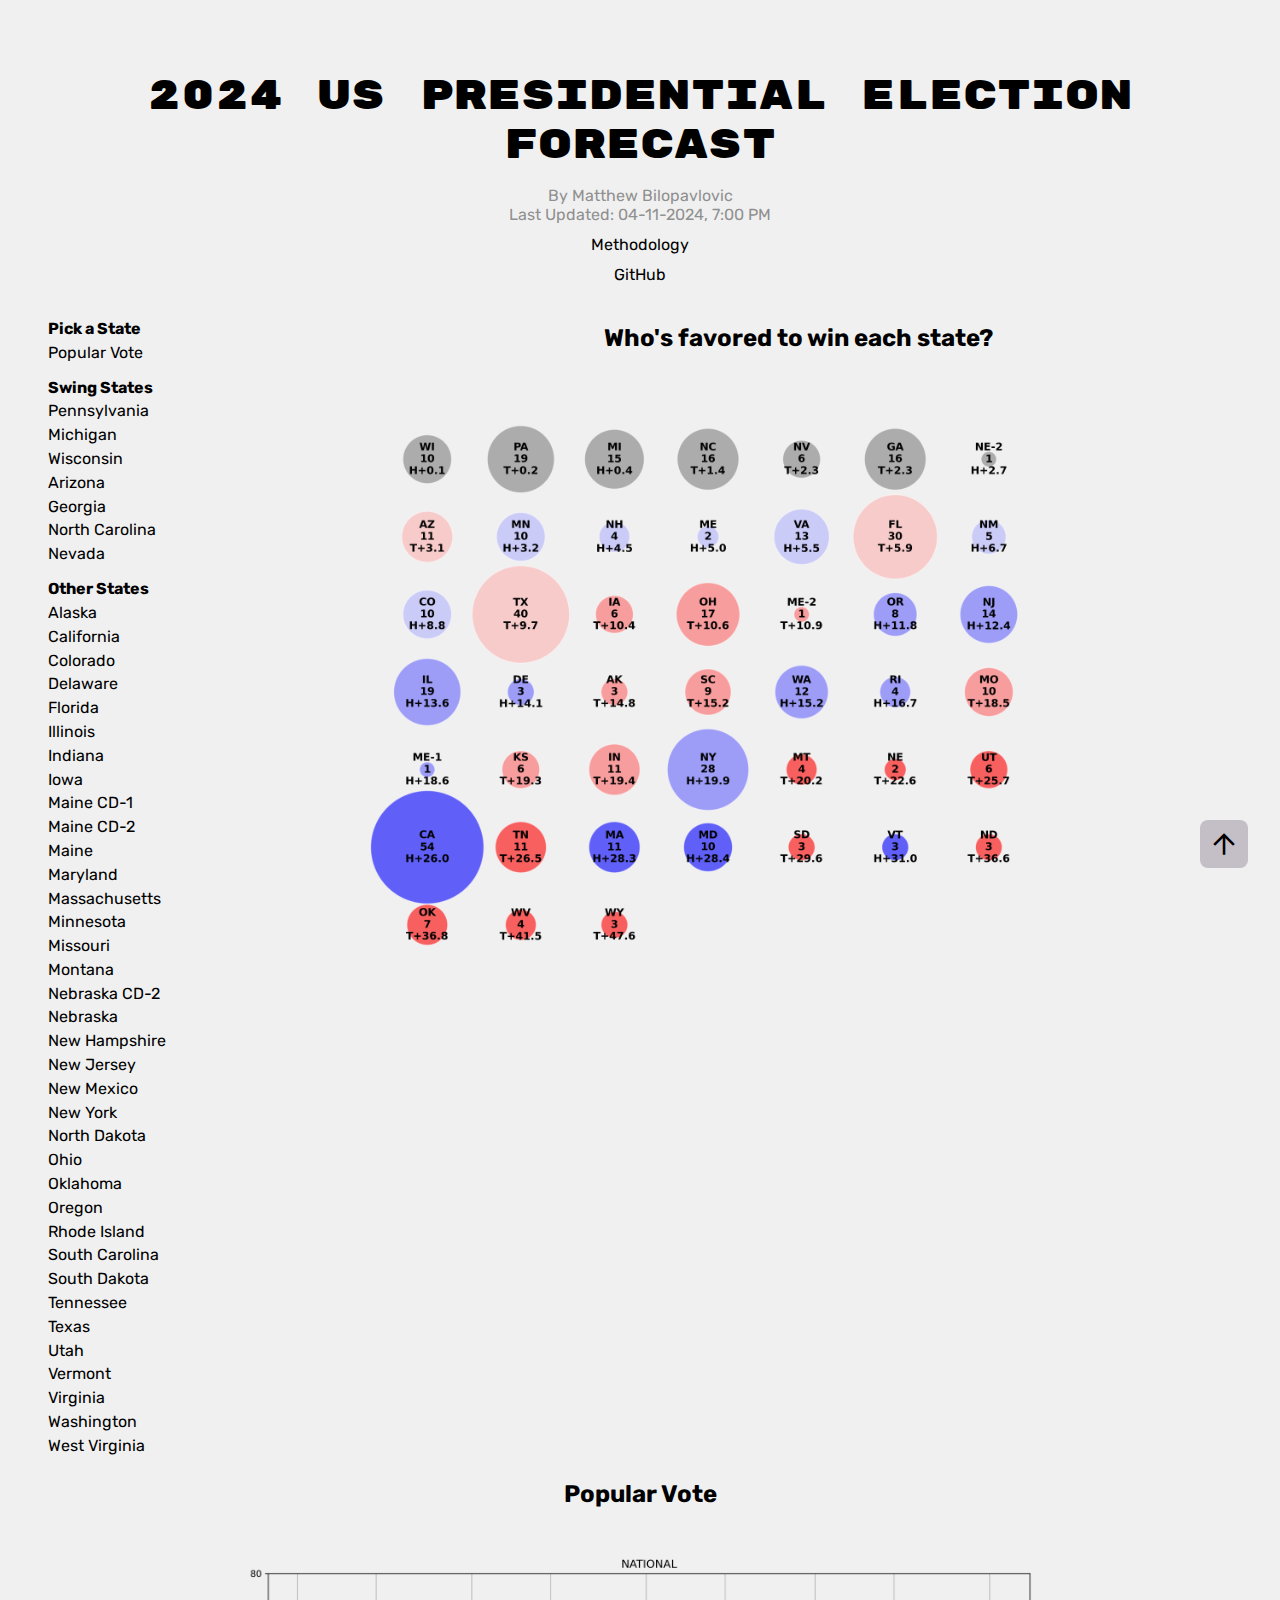
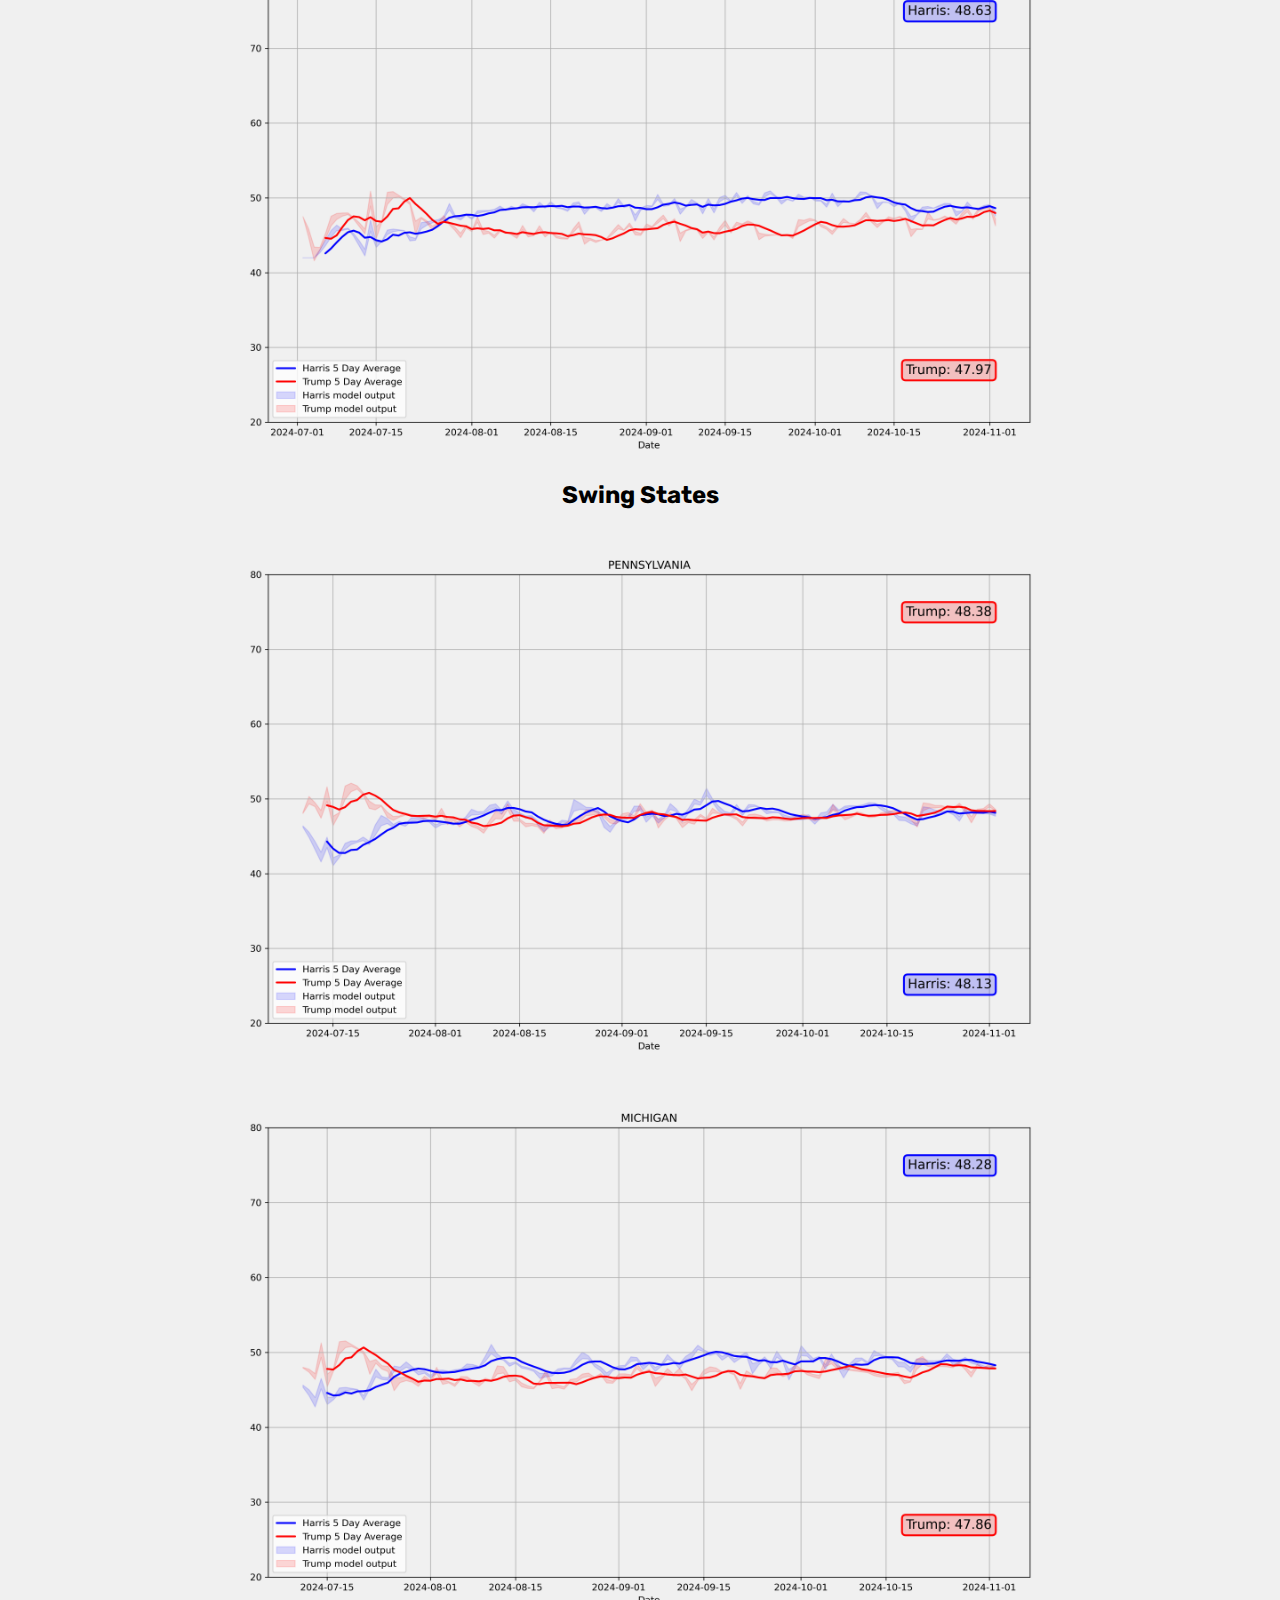
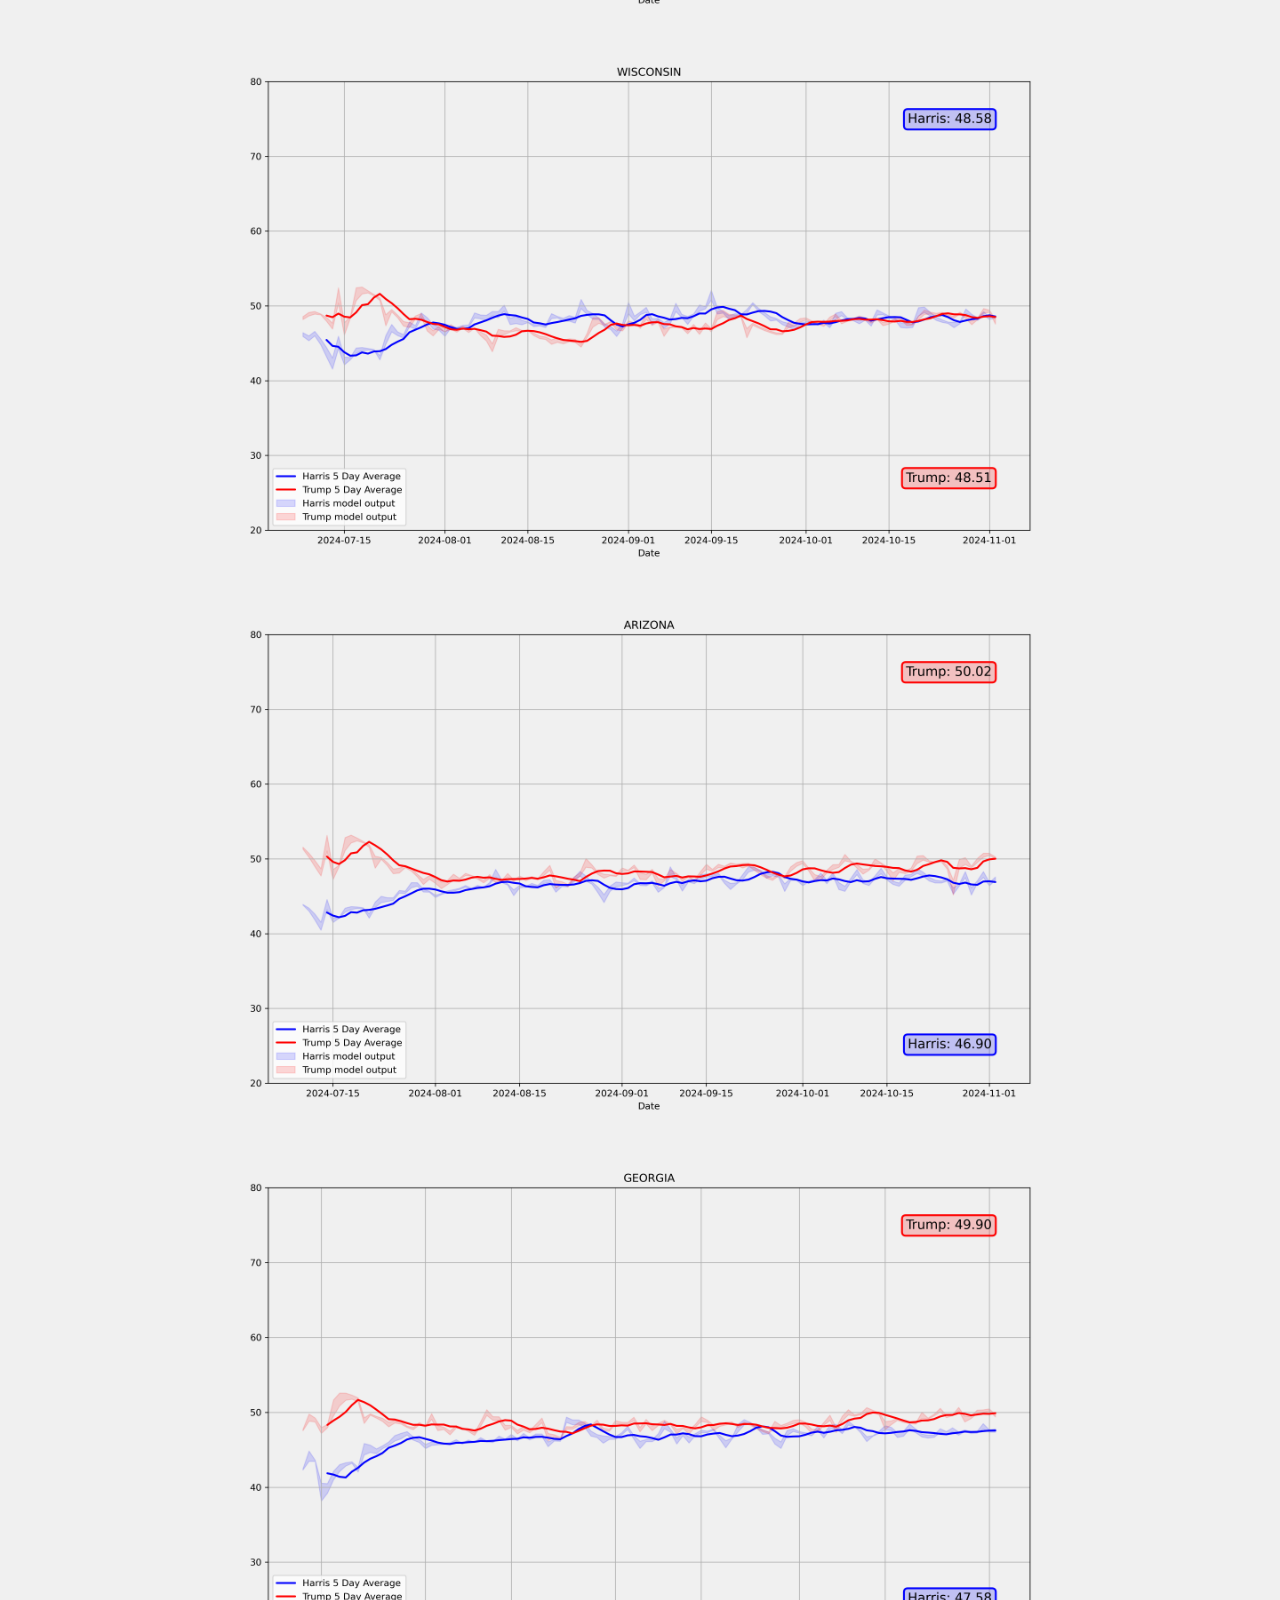
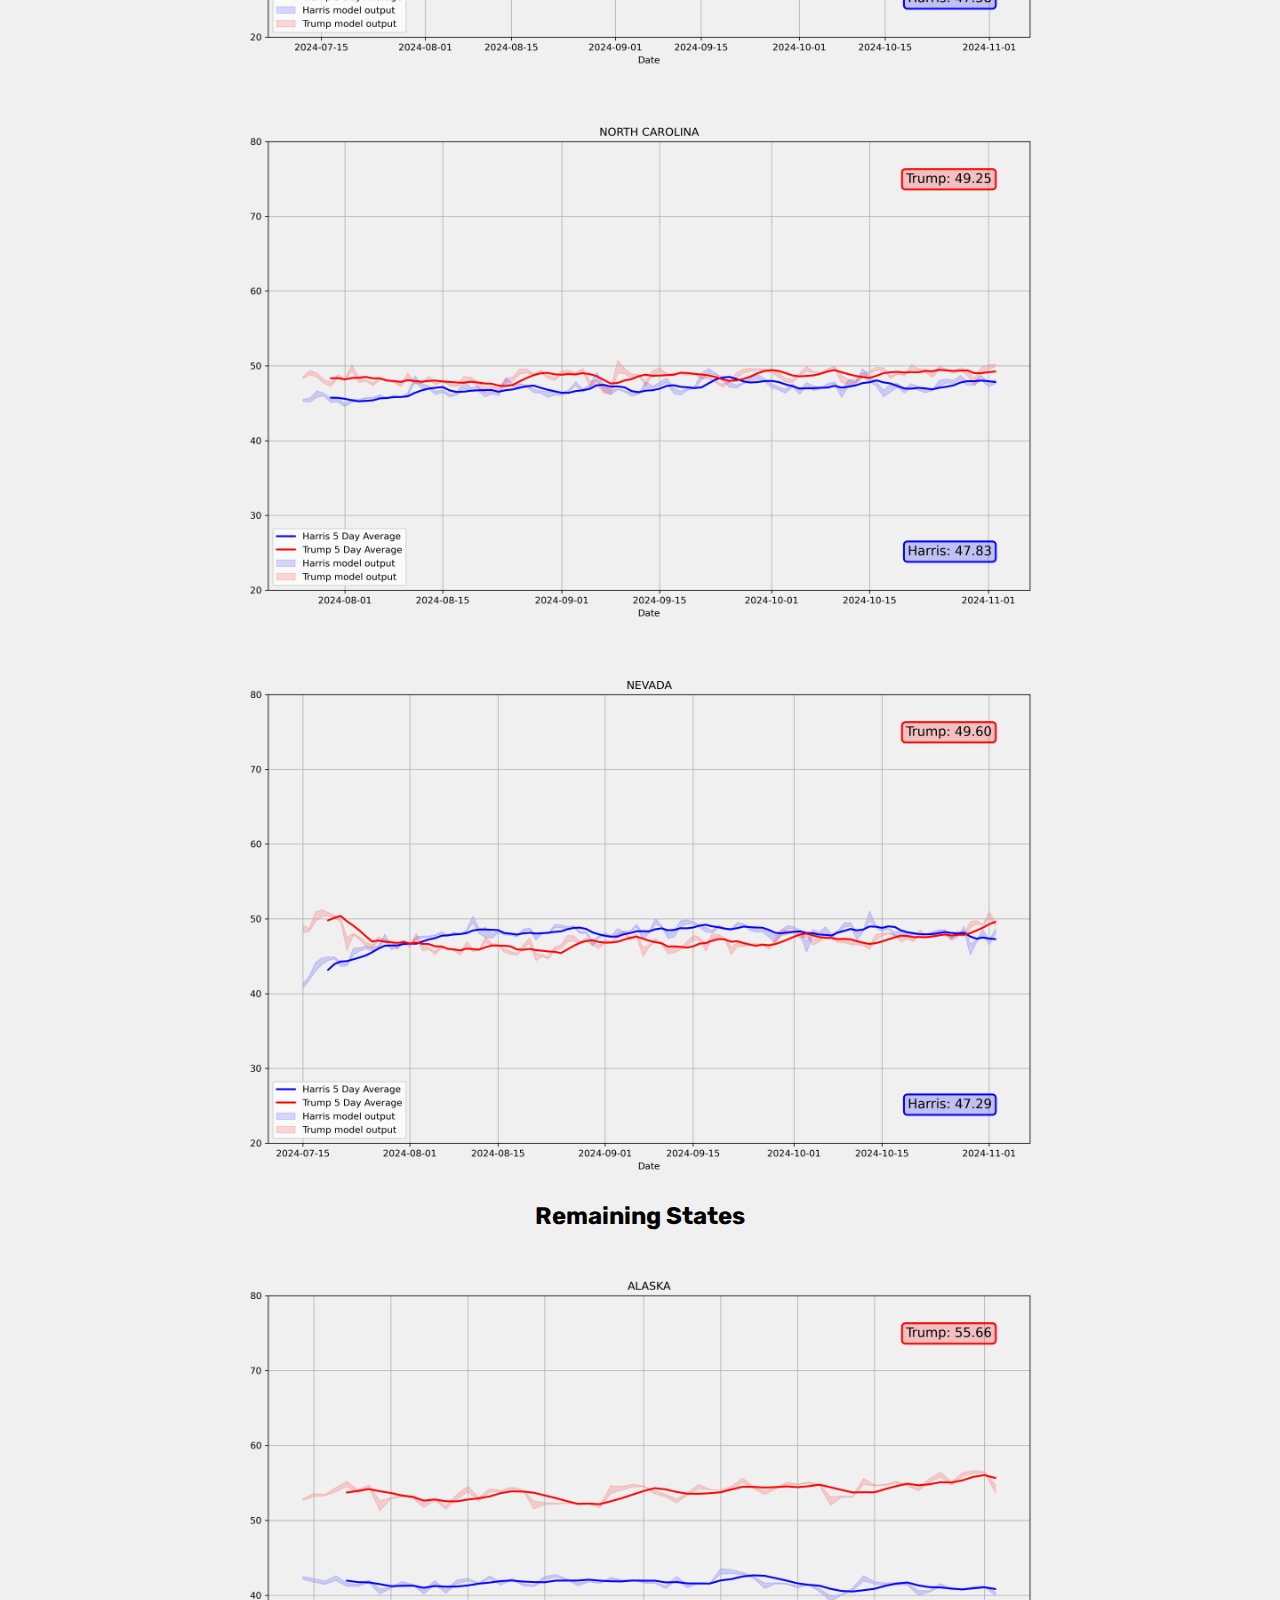
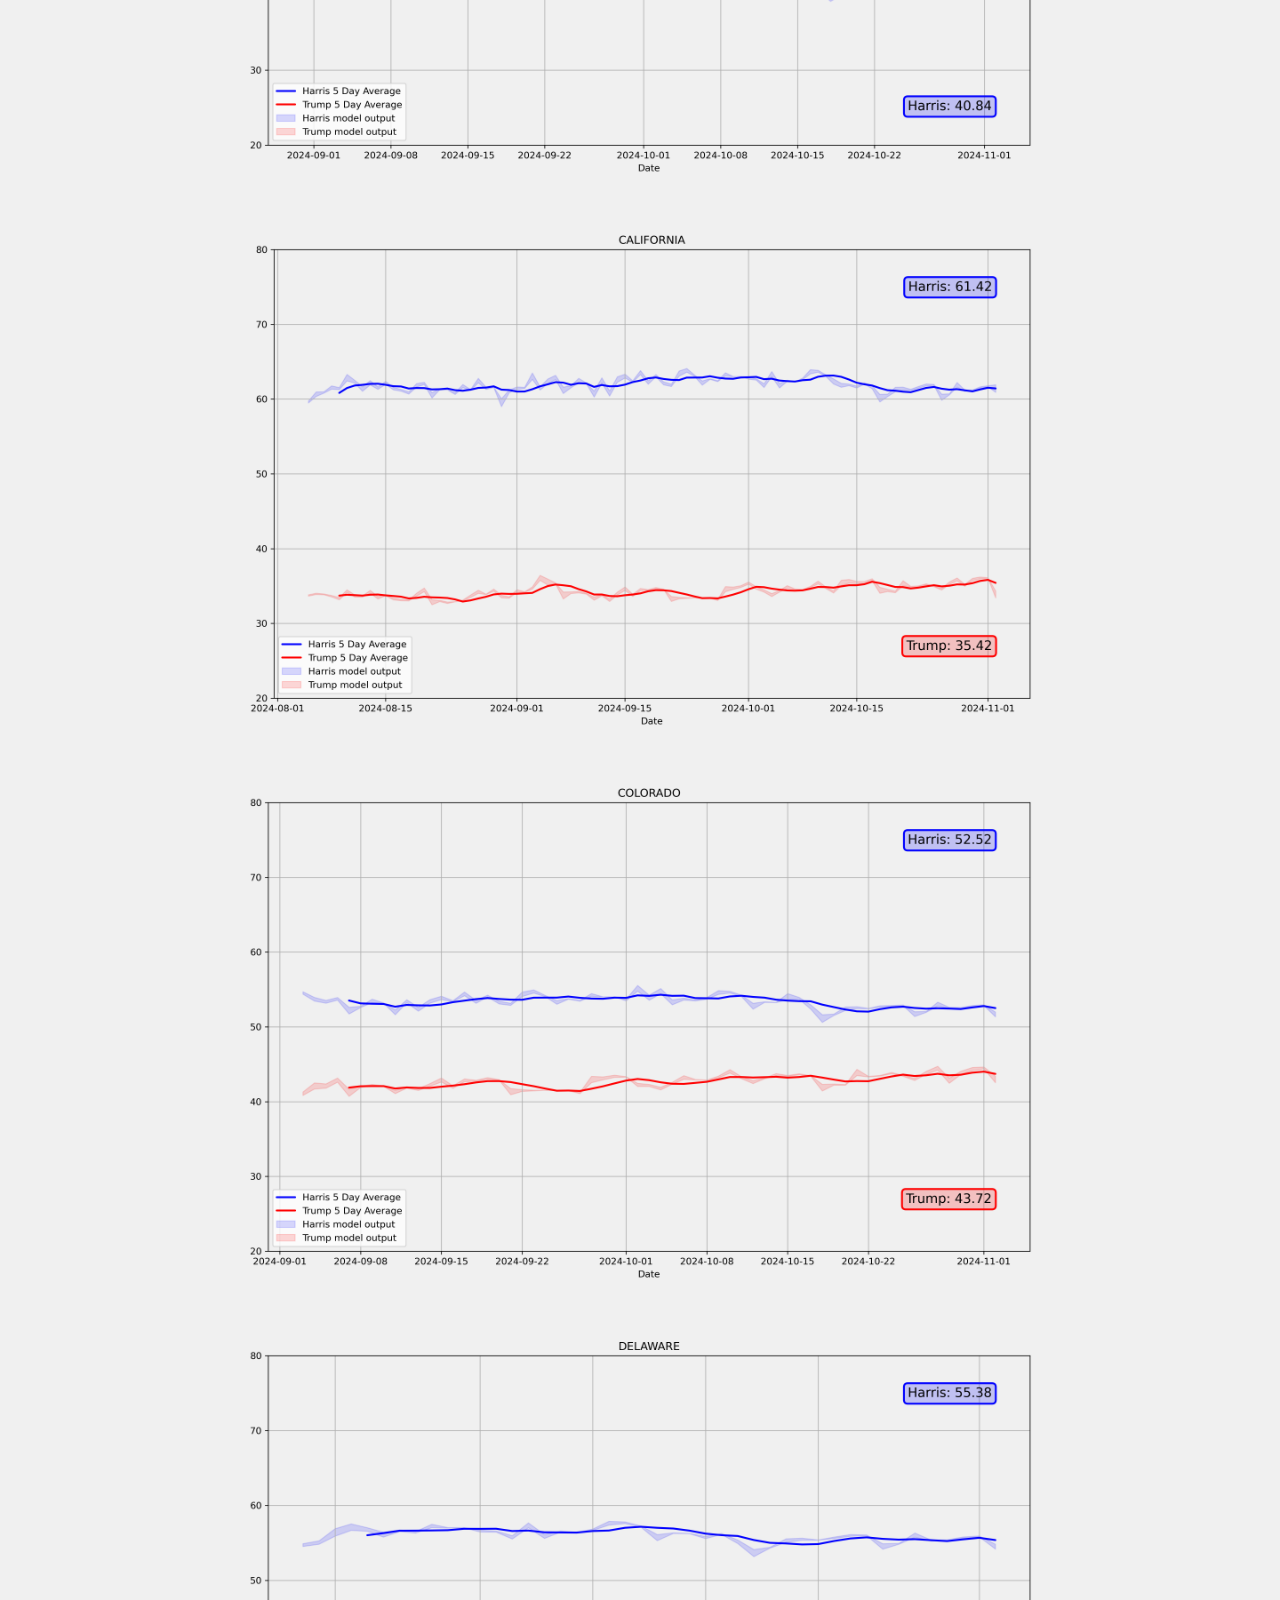
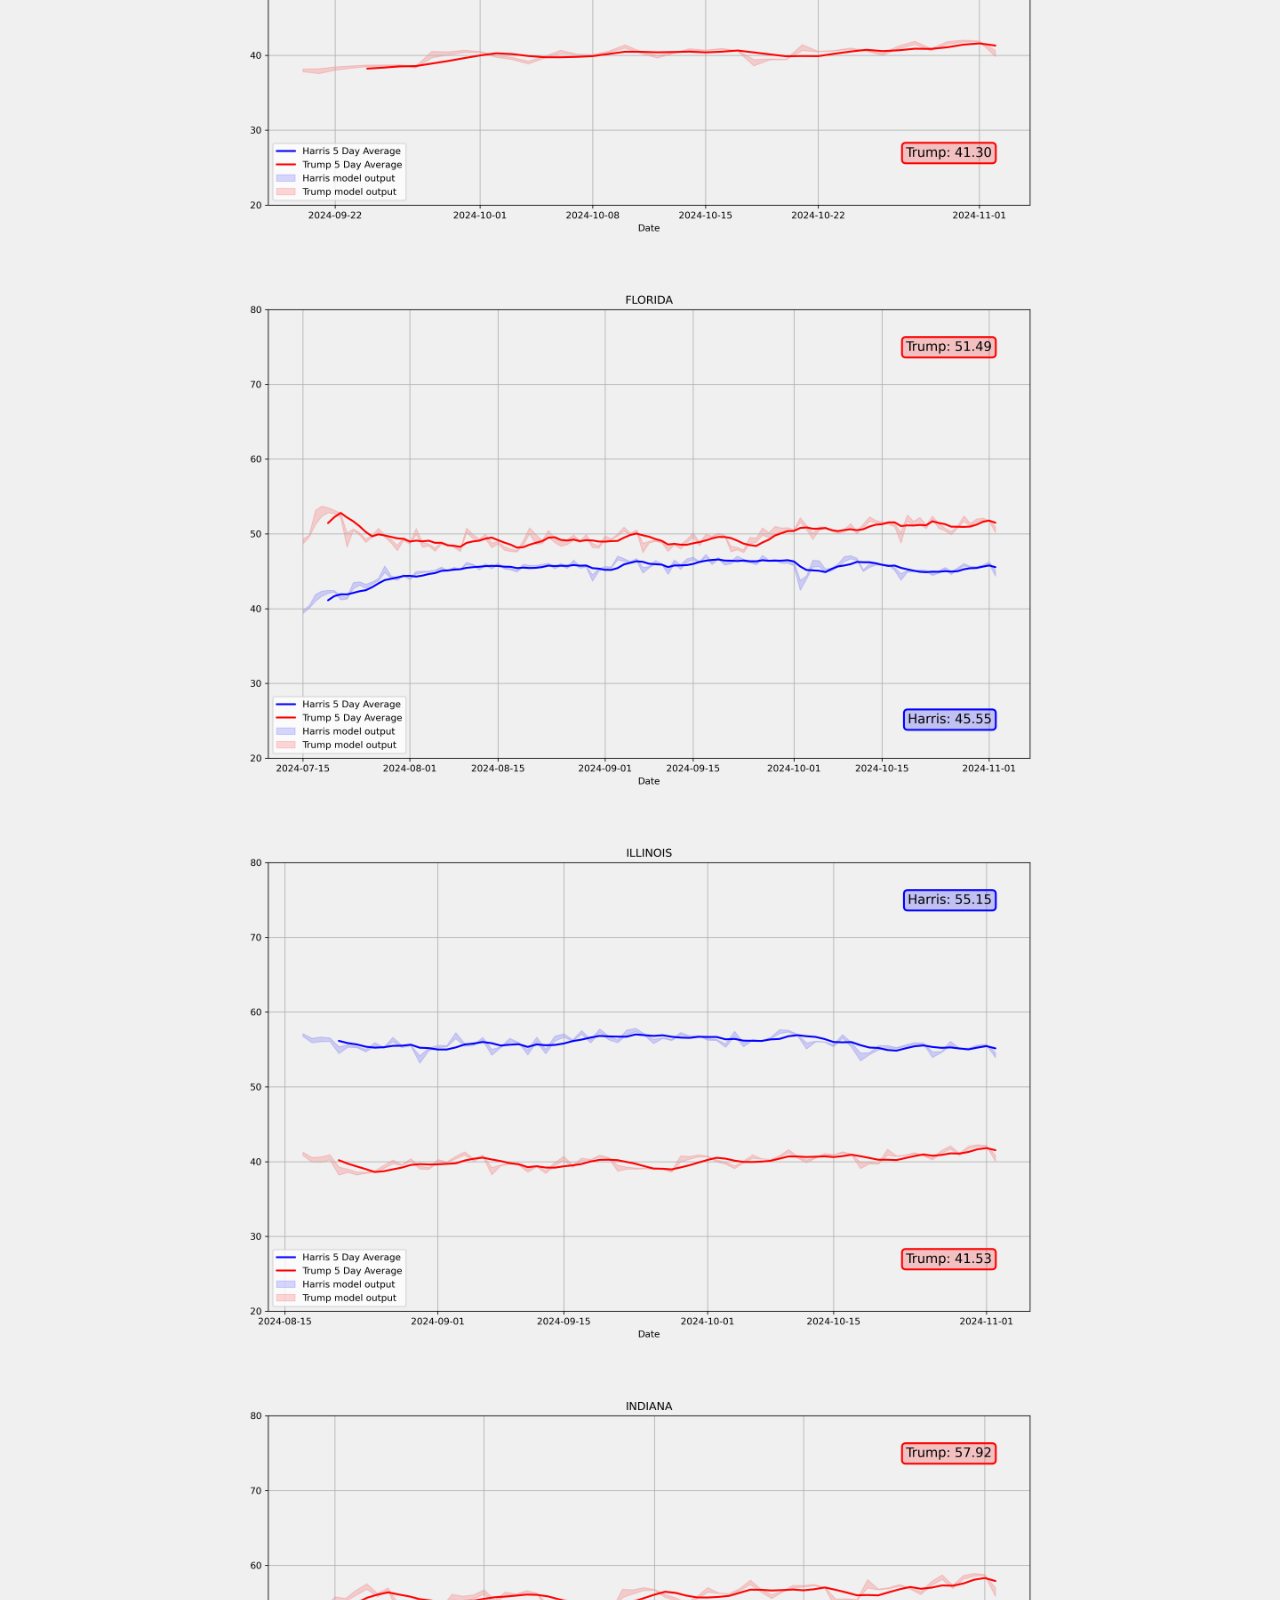
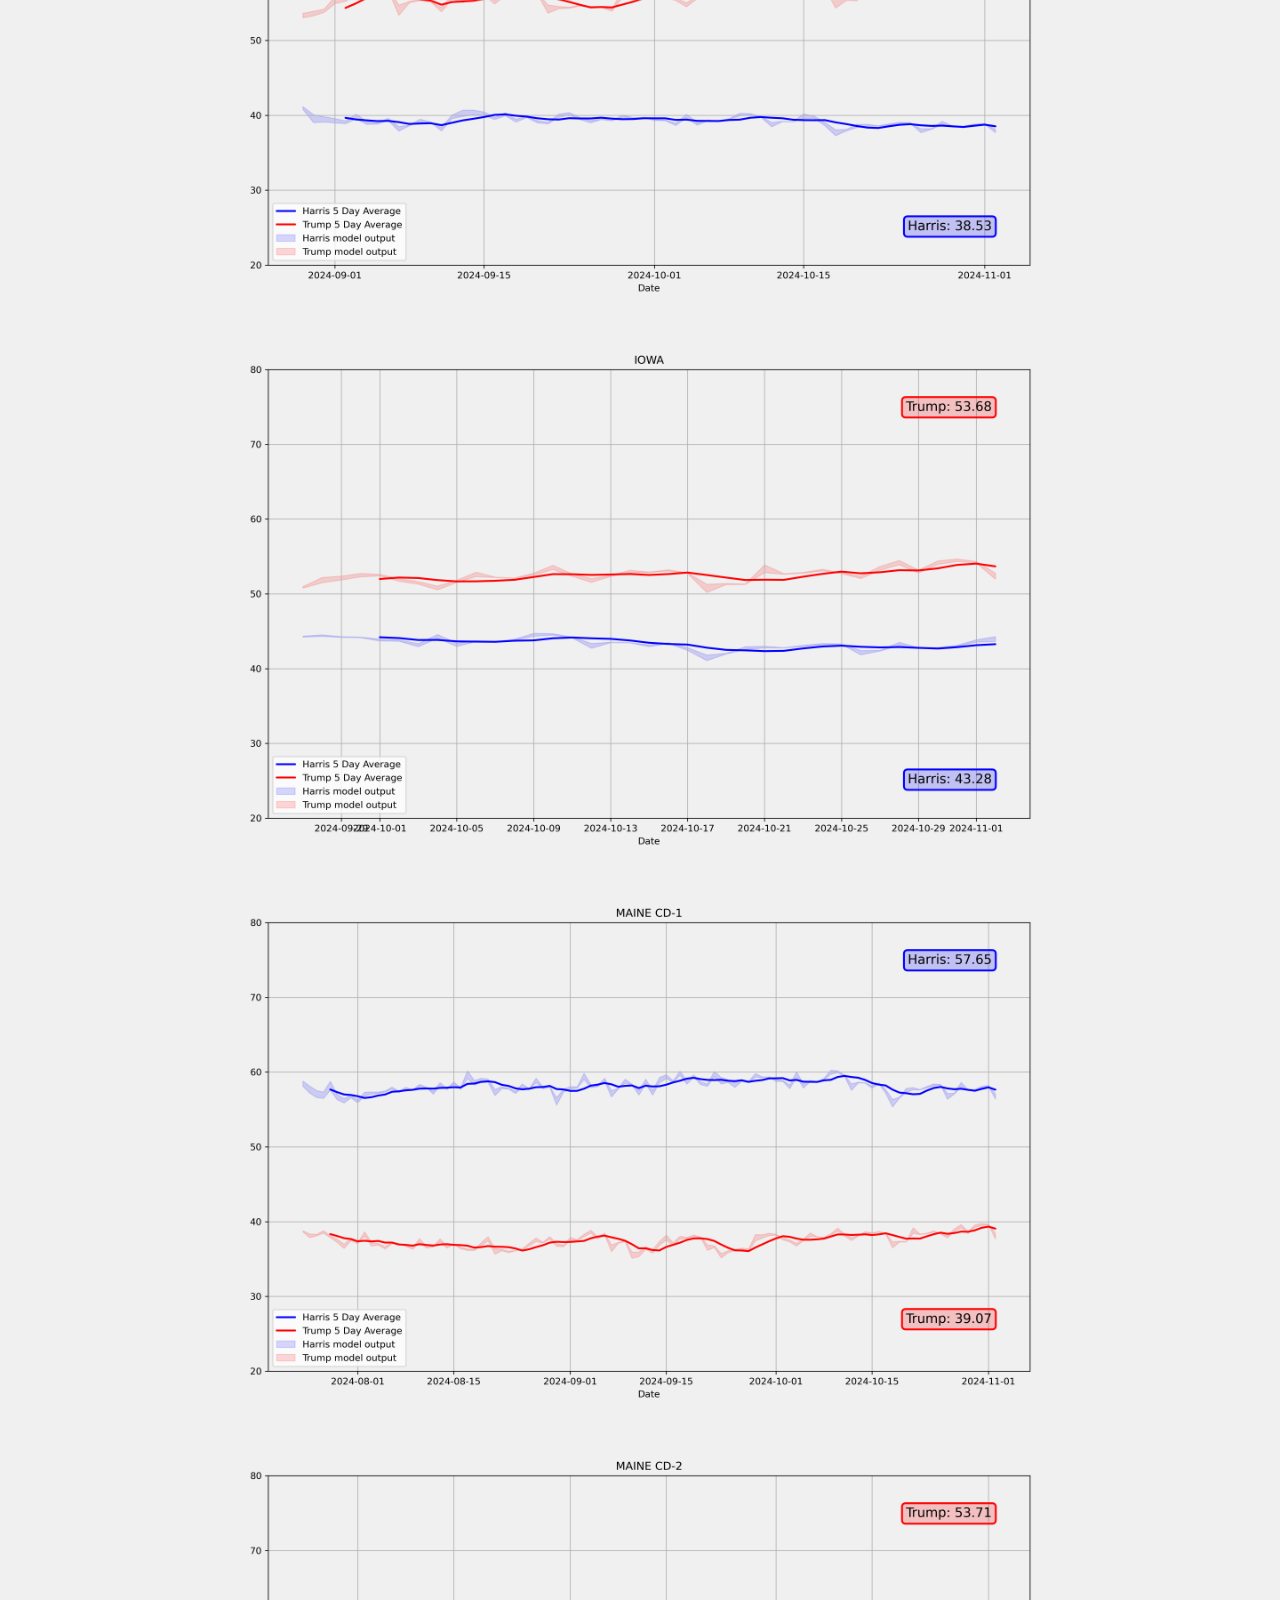
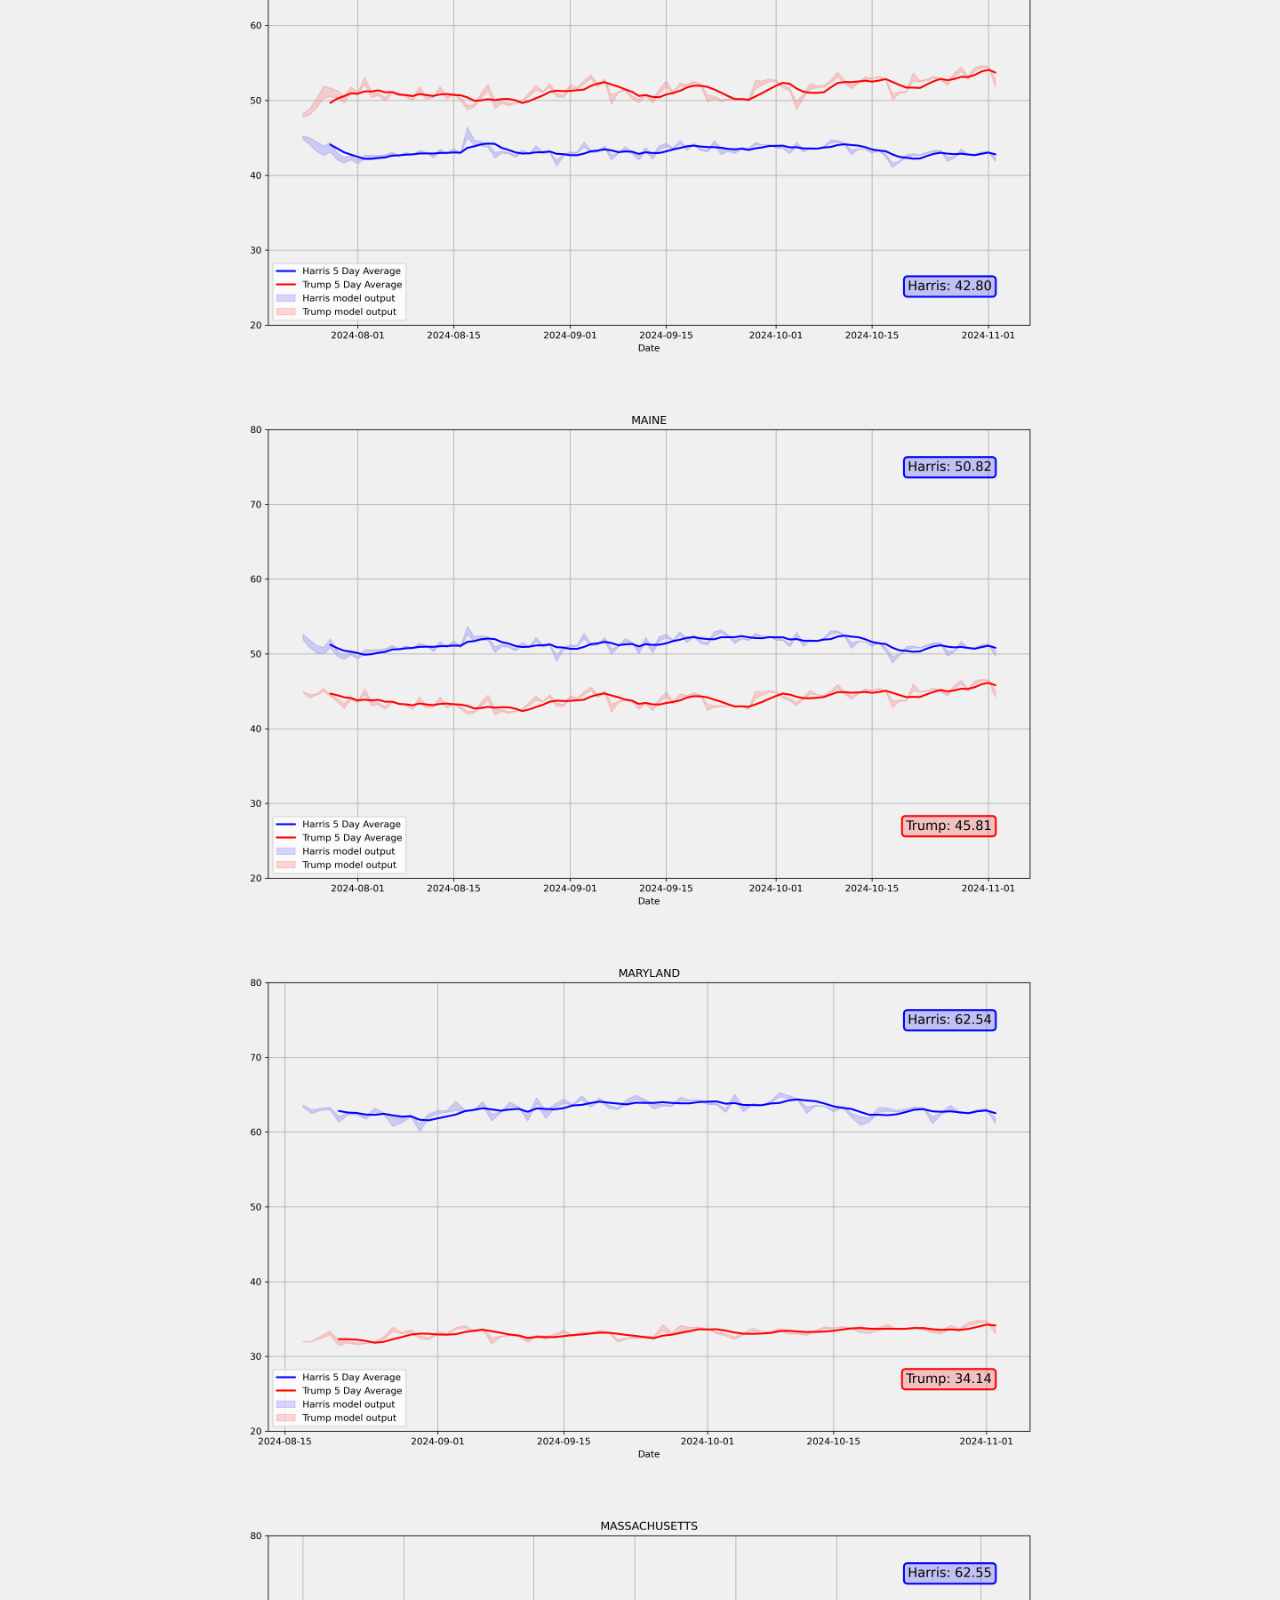
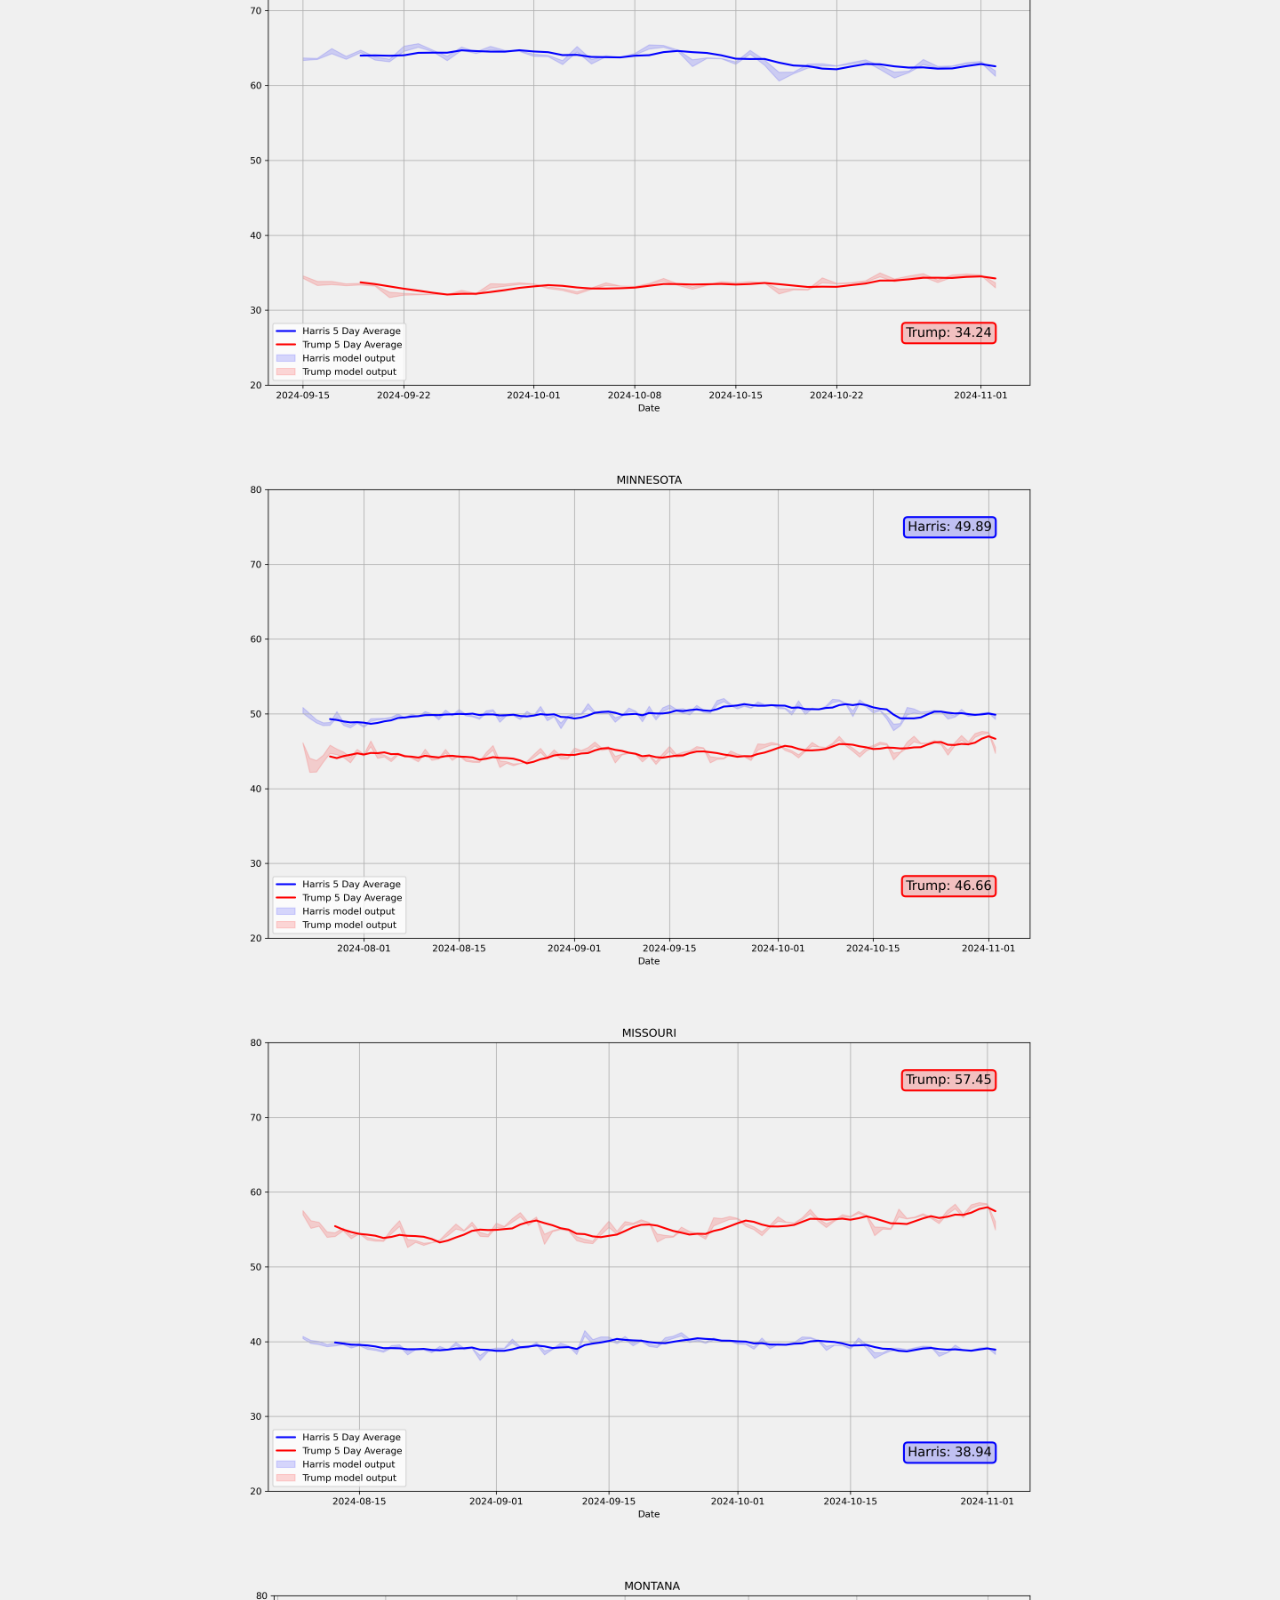
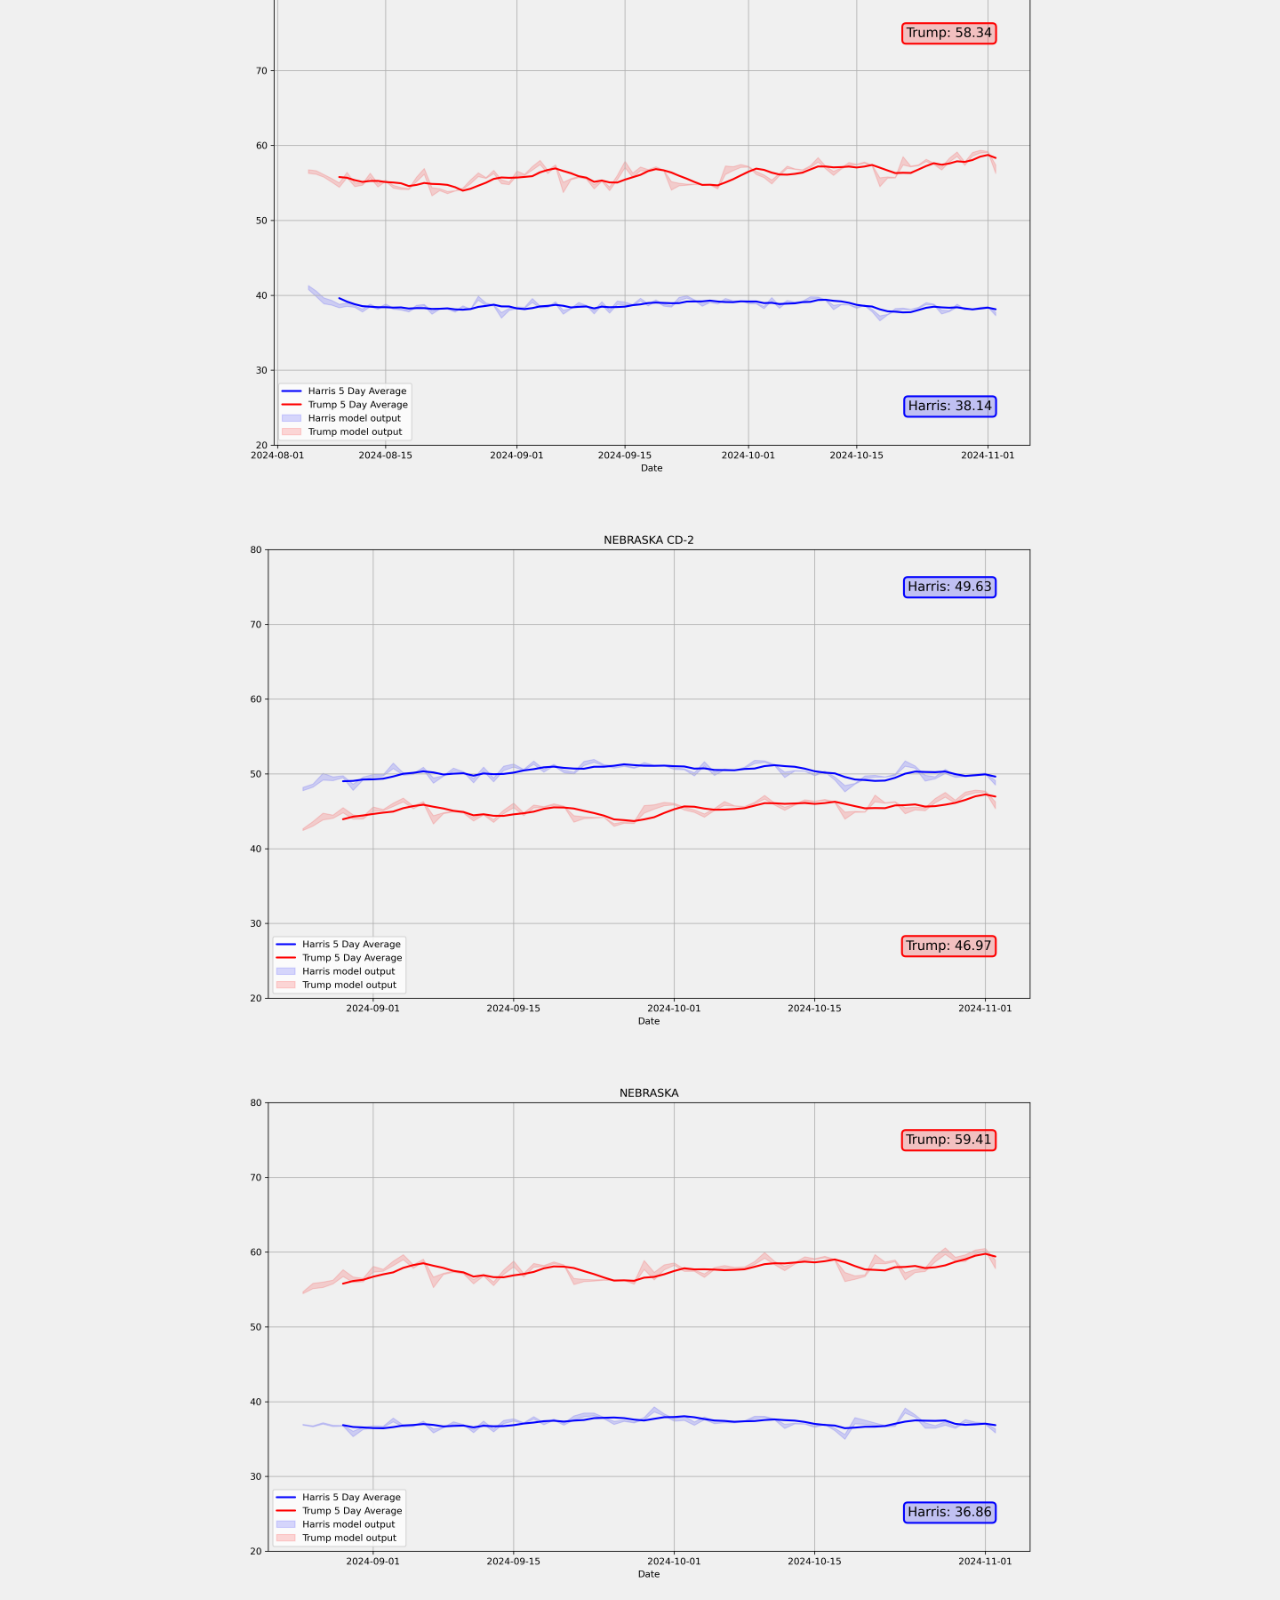
<file: index.html>
<html>
    <head lang="en">
        <meta charset='utf-8'>
        <meta name="viewport" content='width=device-width, initial-scale=1.0'>
        <link rel="stylesheet" href="stylesheet.css">
        <link href="https://fonts.googleapis.com/css2?family=Material+Symbols+Outlined" rel="stylesheet" />
        <link rel="icon" type="image/png" href="webpage_icon.png">
        <link href="https://fonts.googleapis.com/css2?family=Rubik:wght@400&family=Rubik+Mono+One&display=swap" rel="stylesheet">

        <title>2024 Election Forecast</title>
    </head>
    <body>
        <div class="head-container">
            <div class="title" id="titlehead">2024 US Presidential Election Forecast</div>
            <div class="author">By Matthew Bilopavlovic</div>
            <div class="last-updated" id="last-updated">Last Updated: 04-11-2024, 7:00 PM</div>
            <a id="method-v1" href="v1_methedology.html">Methodology</a>
            <a class="social-link" href="https://github.com/mattbilo00/2024PresElectionForecast" target="_blank"><div id="github">GitHub</div></a>
        </div>

        <div class="content-container">
            <!-- Table of Contents -->
            <div class="table-of-contents">
                <ul>
                    <li><strong>Pick a State</strong></li>
                    <li><a href="#national" id="pop-vote-toc">Popular Vote</a></li>
                    <li class="toc-strong"><strong>Swing States</strong></li>
                    <li><a href="#pennsylvania">Pennsylvania</a></li>
                    <li><a href="#michigan">Michigan</a></li>
                    <li><a href="#wisconsin">Wisconsin</a></li>
                    <li><a href="#arizona">Arizona</a></li>
                    <li><a href="#georgia">Georgia</a></li>
                    <li><a href="#north-carolina">North Carolina</a></li>
                    <li><a href="#nevada">Nevada</a></li>

                    <li class="toc-strong"><strong>Other States</strong></li>
                    <li><a href="#alaska">Alaska</a></li>
                    <li><a href="#california">California</a></li>
                    <li><a href="#colorado">Colorado</a></li>
                    <li><a href="#delaware">Delaware</a></li>
                    <li><a href="#florida">Florida</a></li>
                    <li><a href="#illinois">Illinois</a></li>
                    <li><a href="#indiana">Indiana</a></li>
                    <li><a href="#iowa">Iowa</a></li>
                    <li><a href="#maine-cd-1">Maine CD-1</a></li>
                    <li><a href="#maine-cd-2">Maine CD-2</a></li>
                    <li><a href="#maine">Maine</a></li>
                    <li><a href="#maryland">Maryland</a></li>
                    <li><a href="#massachusetts">Massachusetts</a></li>
                    <li><a href="#minnesota">Minnesota</a></li>
                    <li><a href="#missouri">Missouri</a></li>
                    <li><a href="#montana">Montana</a></li>
                    <li><a href="#nebraska-cd-2">Nebraska CD-2</a></li>
                    <li><a href="#nebraska">Nebraska</a></li>
                    <li><a href="#new-hampshire">New Hampshire</a></li>
                    <li><a href="#new-jersey">New Jersey</a></li>
                    <li><a href="#new-mexico">New Mexico</a></li>
                    <li><a href="#new-york">New York</a></li>
                    <li><a href="#north-dakota">North Dakota</a></li>
                    <li><a href="#ohio">Ohio</a></li>
                    <li><a href="#oklahoma">Oklahoma</a></li>
                    <li><a href="#oregon">Oregon</a></li>
                    <li><a href="#rhode-island">Rhode Island</a></li>
                    <li><a href="#south-carolina">South Carolina</a></li>
                    <li><a href="#south-dakota">South Dakota</a></li>
                    <li><a href="#tennessee">Tennessee</a></li>
                    <li><a href="#texas">Texas</a></li>
                    <li><a href="#utah">Utah</a></li>
                    <li><a href="#vermont">Vermont</a></li>
                    <li><a href="#virginia">Virginia</a></li>
                    <li><a href="#washington">Washington</a></li>
                    <li><a href="#west-virginia">West Virginia</a></li>
                </ul>
            </div>

            <!-- National Polling Average Image -->
            <div class="ec-container">
                <h2 id="ec_title">Who's favored to win each state?</h2>

                <picture id="ec-image">
                    <source media="(min-width:1000px)" srcset="./v1_images/ec_map.png">
                    <source srcset="./v1_images/ec_map_small.png">
                    <img id="ec_votes" src="./v1_images/ec_map.png" alt="National polling leads by state"/>
                </picture>
            </div>
        </div>

        <!-- Back to top button -->
        <a href="#" class="back-to-top">
            <span class="material-symbols-outlined">
                arrow_upward
            </span>
        </a>

        <!-- Swing States Images -->
        <div class="img-container">
            <h2 id="national">Popular Vote</h2>
            <img src="./v1_images/National.png" alt="National" width="800vw" height="600vh" />
            <h2>Swing States</h2>
            <img id="pennsylvania" src="./v1_images/pennsylvania.png" alt="Pennsylvania" width="800vw" height="600vh" />
            <img id="michigan" src="./v1_images/michigan.png" alt="Michigan" width="800vw" height="600vh" />
            <img id="wisconsin" src="./v1_images/wisconsin.png" alt="Wisconsin" width="800vw" height="600vh" />
            <img id="arizona" src="./v1_images/arizona.png" alt="Arizona" width="800vw" height="600vh" />
            <img id="georgia" src="./v1_images/georgia.png" alt="Georgia" width="800vw" height="600vh" />
            <img id="north-carolina" src="./v1_images/north carolina.png" alt="North Carolina" width="800vw" height="600vh" />
            <img id="nevada" src="./v1_images/nevada.png" alt="Nevada" width="800vw" height="600vh" />

            <!-- Remaining States Images -->
            <h2>Remaining States</h2>
            <img id="alaska" src="./v1_images/alaska.png" alt="Alaska" width="800vw" height="600vh" />
            <img id="california" src="./v1_images/california.png" alt="California" width="800vw" height="600vh" />
            <img id="colorado" src="./v1_images/colorado.png" alt="Colorado" width="800vw" height="600vh" />
            <img id="delaware" src="./v1_images/delaware.png" alt="Delaware" width="800vw" height="600vh" />
            <img id="florida" src="./v1_images/florida.png" alt="Florida" width="800vw" height="600vh" />
            <img id="illinois" src="./v1_images/illinois.png" alt="Illinois" width="800vw" height="600vh" />
            <img id="indiana" src="./v1_images/indiana.png" alt="Indiana" width="800vw" height="600vh" />
            <img id="iowa" src="./v1_images/iowa.png" alt="Iowa" width="800vw" height="600vh" />
            <img id="maine-cd-1" src="./v1_images/maine cd-1.png" alt="Maine CD-1" width="800vw" height="600vh" />
            <img id="maine-cd-2" src="./v1_images/maine cd-2.png" alt="Maine CD-2" width="800vw" height="600vh" />
            <img id="maine" src="./v1_images/maine.png" alt="Maine" width="800vw" height="600vh" />
            <img id="maryland" src="./v1_images/maryland.png" alt="Maryland" width="800vw" height="600vh" />
            <img id="massachusetts" src="./v1_images/massachusetts.png" alt="Massachusetts" width="800vw" height="600vh" />
            <img id="minnesota" src="./v1_images/minnesota.png" alt="Minnesota" width="800vw" height="600vh" />
            <img id="missouri" src="./v1_images/missouri.png" alt="Missouri" width="800vw" height="600vh" />
            <img id="montana" src="./v1_images/montana.png" alt="Montana" width="800vw" height="600vh" />
            <img id="nebraska-cd-2" src="./v1_images/nebraska cd-2.png" alt="Nebraska CD-2" width="800vw" height="600vh" />
            <img id="nebraska" src="./v1_images/nebraska.png" alt="Nebraska" width="800vw" height="600vh" />
            <img id="new-hampshire" src="./v1_images/new hampshire.png" alt="New Hampshire" width="800vw" height="600vh" />
            <img id="new-jersey" src="./v1_images/new jersey.png" alt="New Jersey" width="800vw" height="600vh" />
            <img id="new-mexico" src="./v1_images/new mexico.png" alt="New Mexico" width="800vw" height="600vh" />
            <img id="new-york" src="./v1_images/new york.png" alt="New York" width="800vw" height="600vh" />
            <img id="north-dakota" src="./v1_images/north dakota.png" alt="North Dakota" width="800vw" height="600vh" />
            <img id="ohio" src="./v1_images/ohio.png" alt="Ohio" width="800vw" height="600vh" />
            <img id="oklahoma" src="./v1_images/oklahoma.png" alt="Oklahoma" width="800vw" height="600vh" />
            <img id="oregon" src="./v1_images/oregon.png" alt="Oregon" width="800vw" height="600vh" />
            <img id="rhode-island" src="./v1_images/rhode island.png" alt="Rhode Island" width="800vw" height="600vh" />
            <img id="south-carolina" src="./v1_images/south carolina.png" alt="South Carolina" width="800vw" height="600vh" />
            <img id="south-dakota" src="./v1_images/south dakota.png" alt="South Dakota" width="800vw" height="600vh" />
            <img id="tennessee" src="./v1_images/tennessee.png" alt="Tennessee" width="800vw" height="600vh" />
            <img id="texas" src="./v1_images/texas.png" alt="Texas" width="800vw" height="600vh" />
            <img id="utah" src="./v1_images/utah.png" alt="Utah" width="800vw" height="600vh" />
            <img id="vermont" src="./v1_images/vermont.png" alt="Vermont" width="800vw" height="600vh" />
            <img id="virginia" src="./v1_images/virginia.png" alt="Virginia" width="800vw" height="600vh" />
            <img id="washington" src="./v1_images/washington.png" alt="Washington" width="800vw" height="600vh" />
            <img id="west-virginia" src="./v1_images/west virginia.png" alt="West Virginia" width="800vw" height="600vh" />
        </div>
    </body>
</html>
</file>
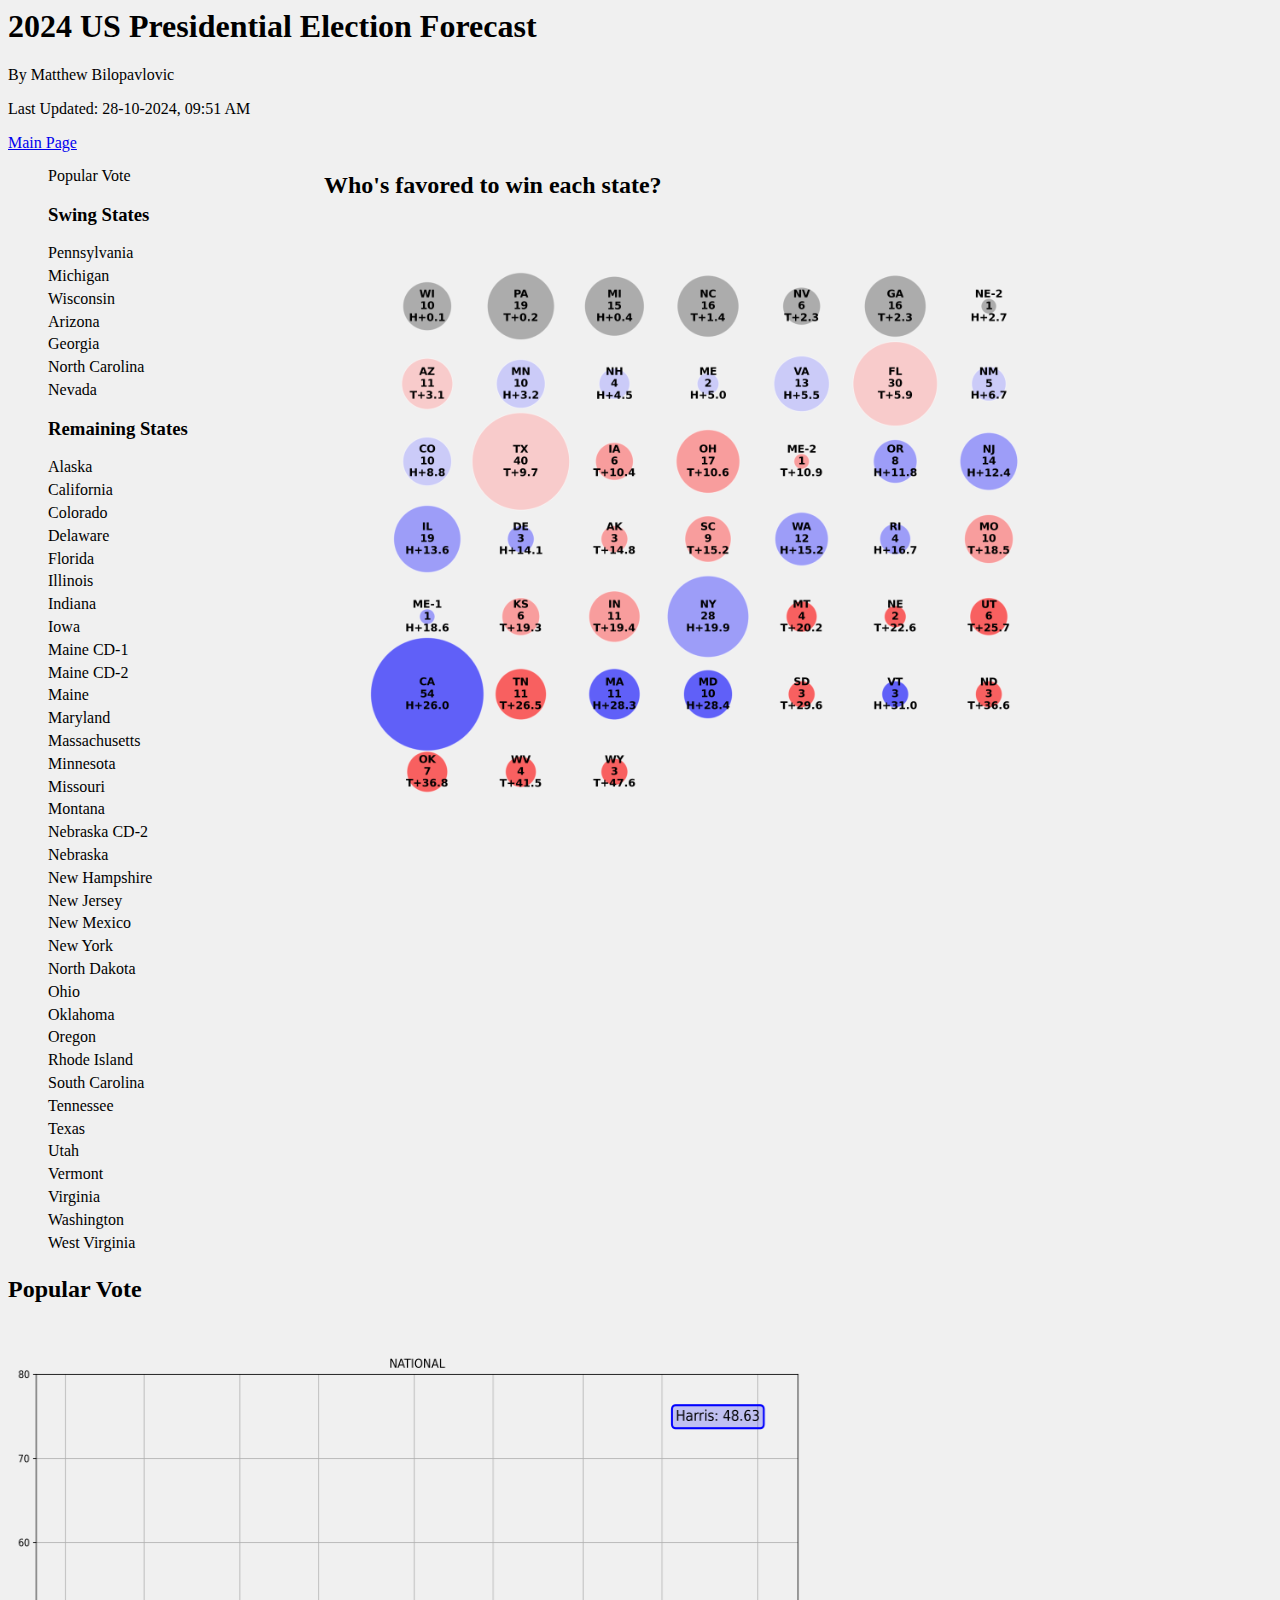
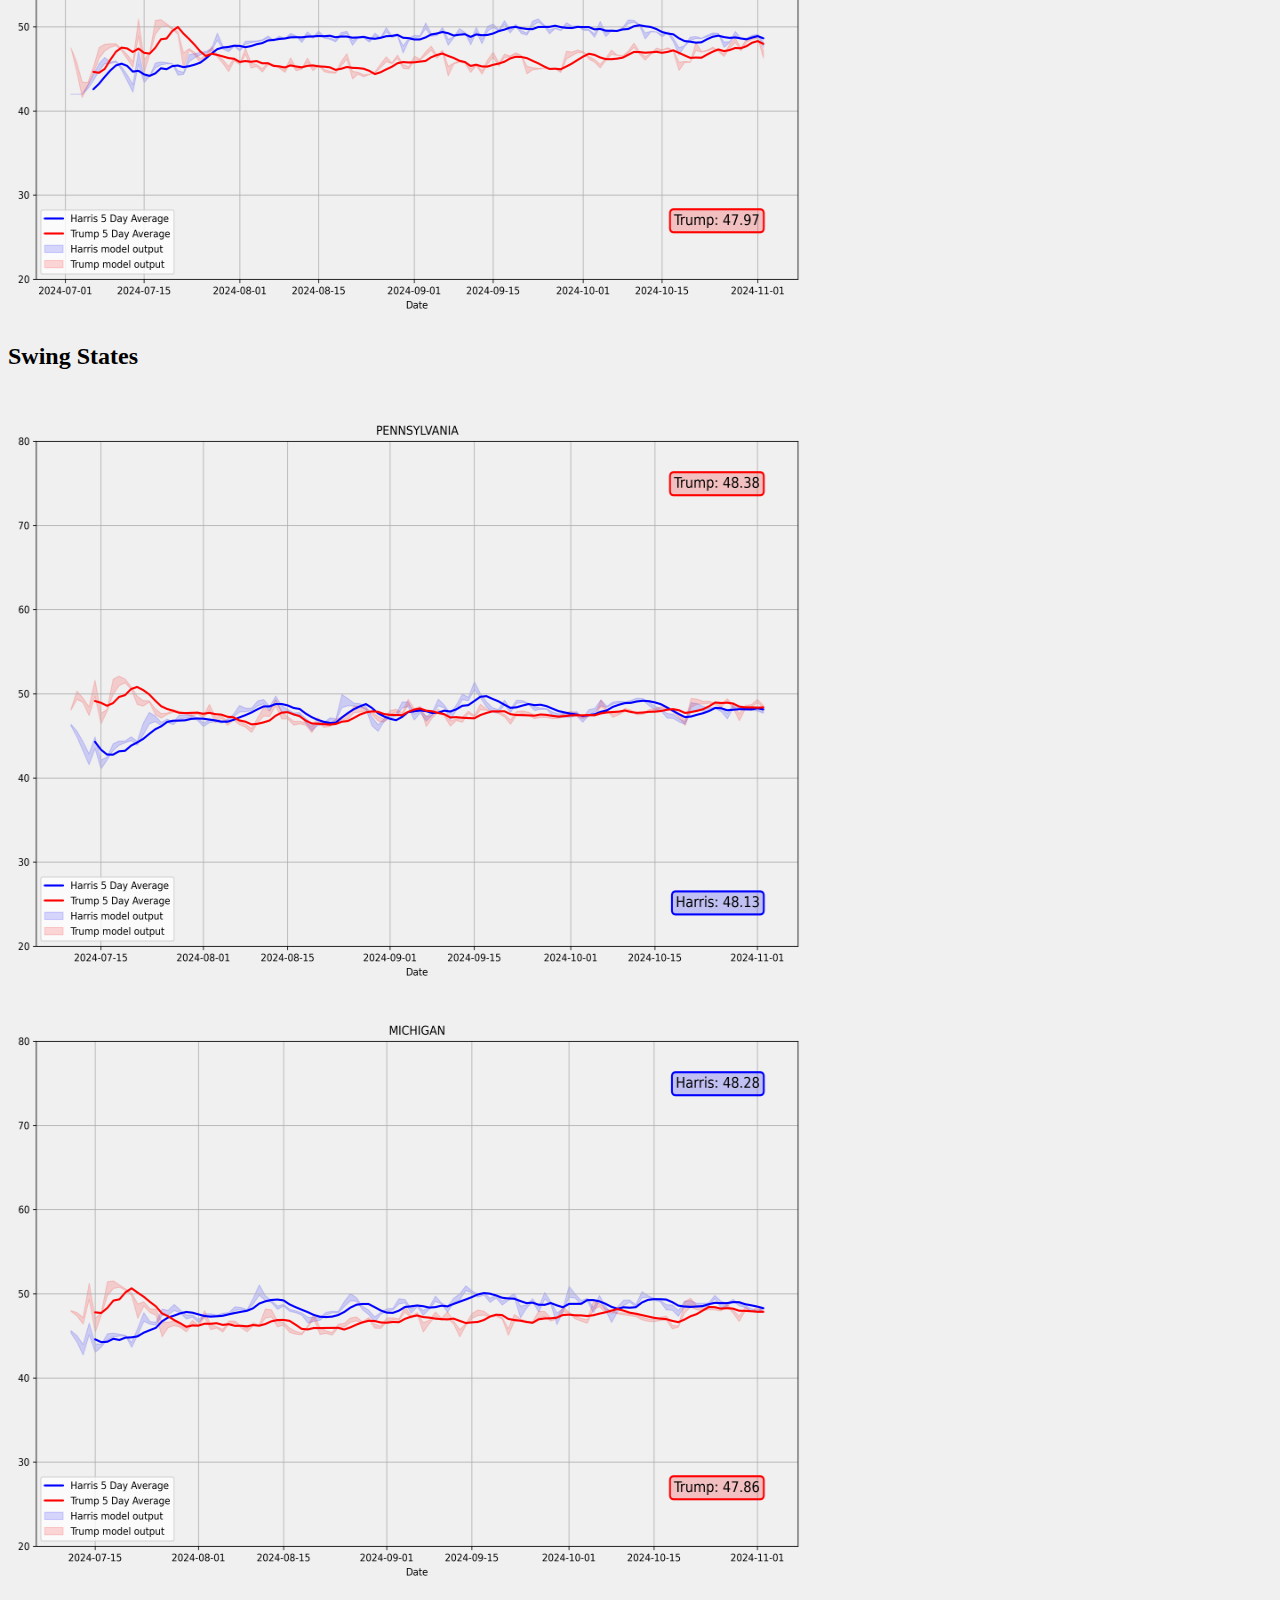
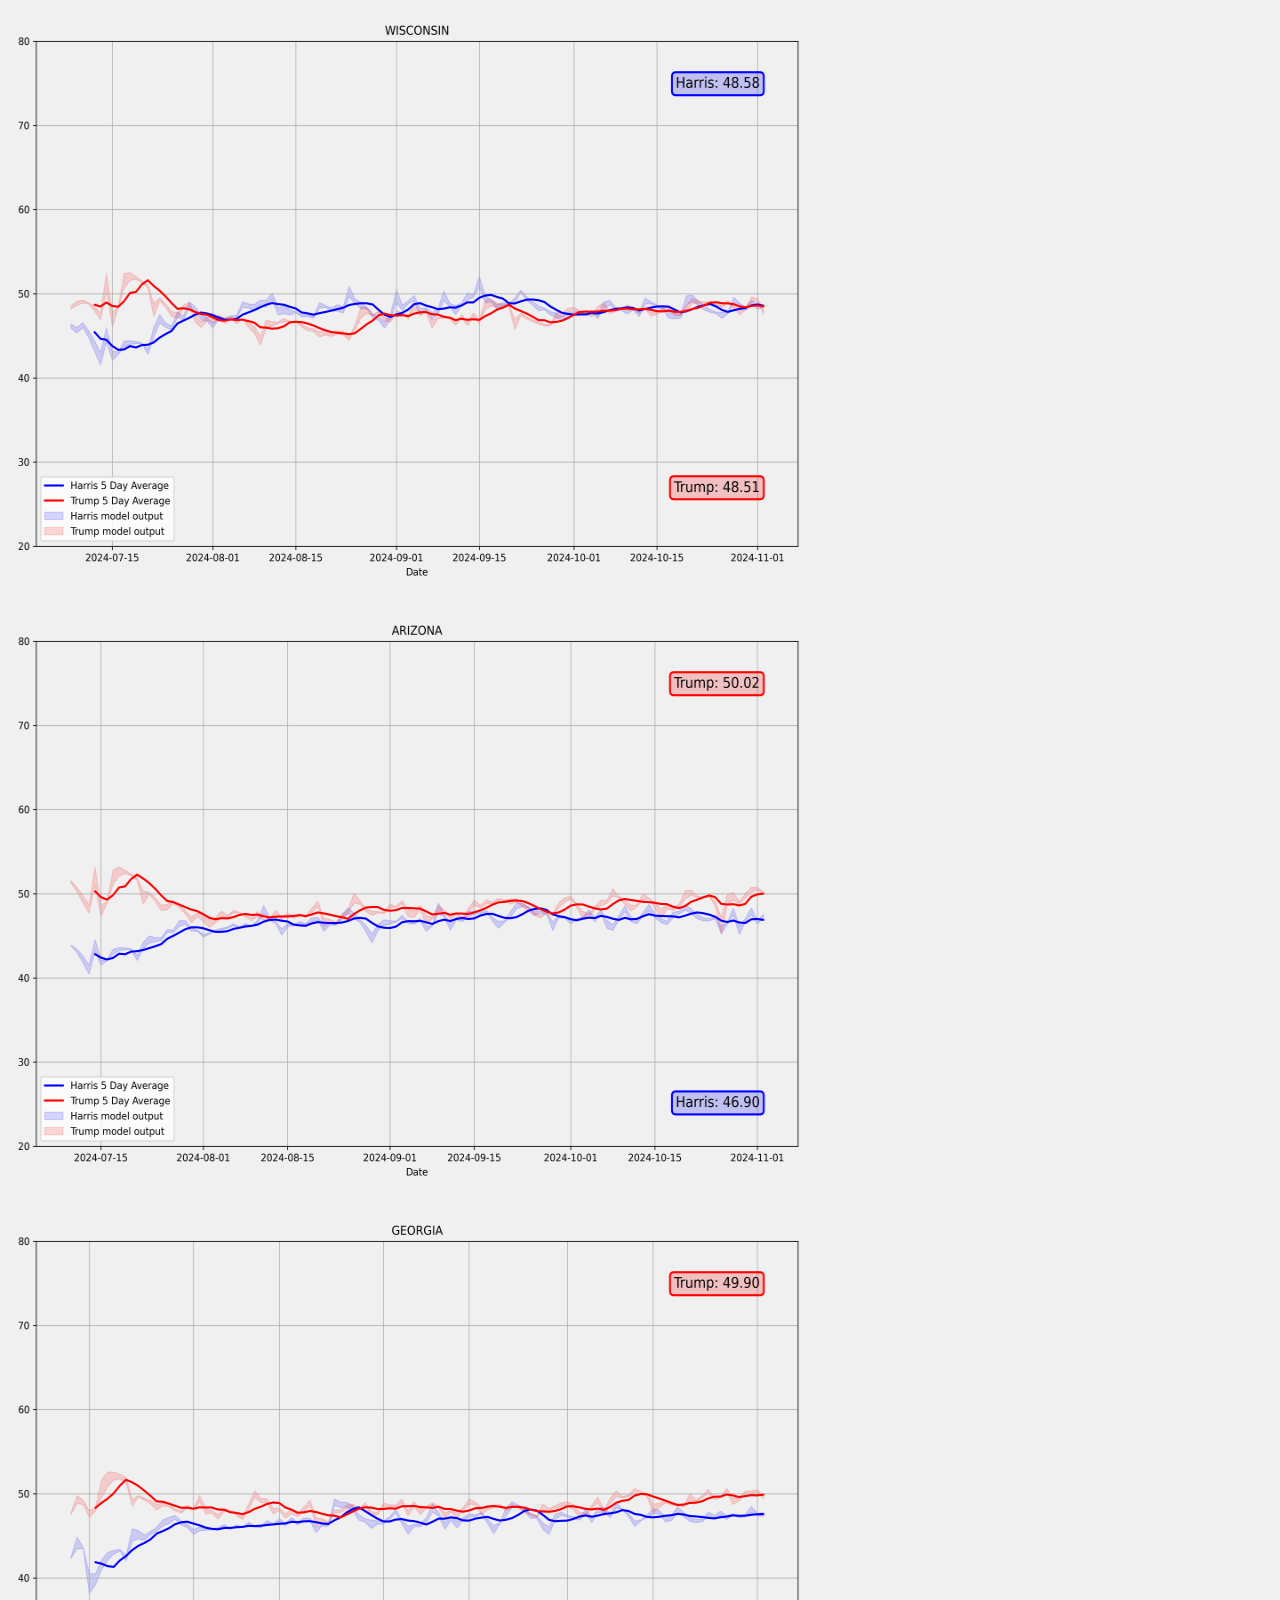
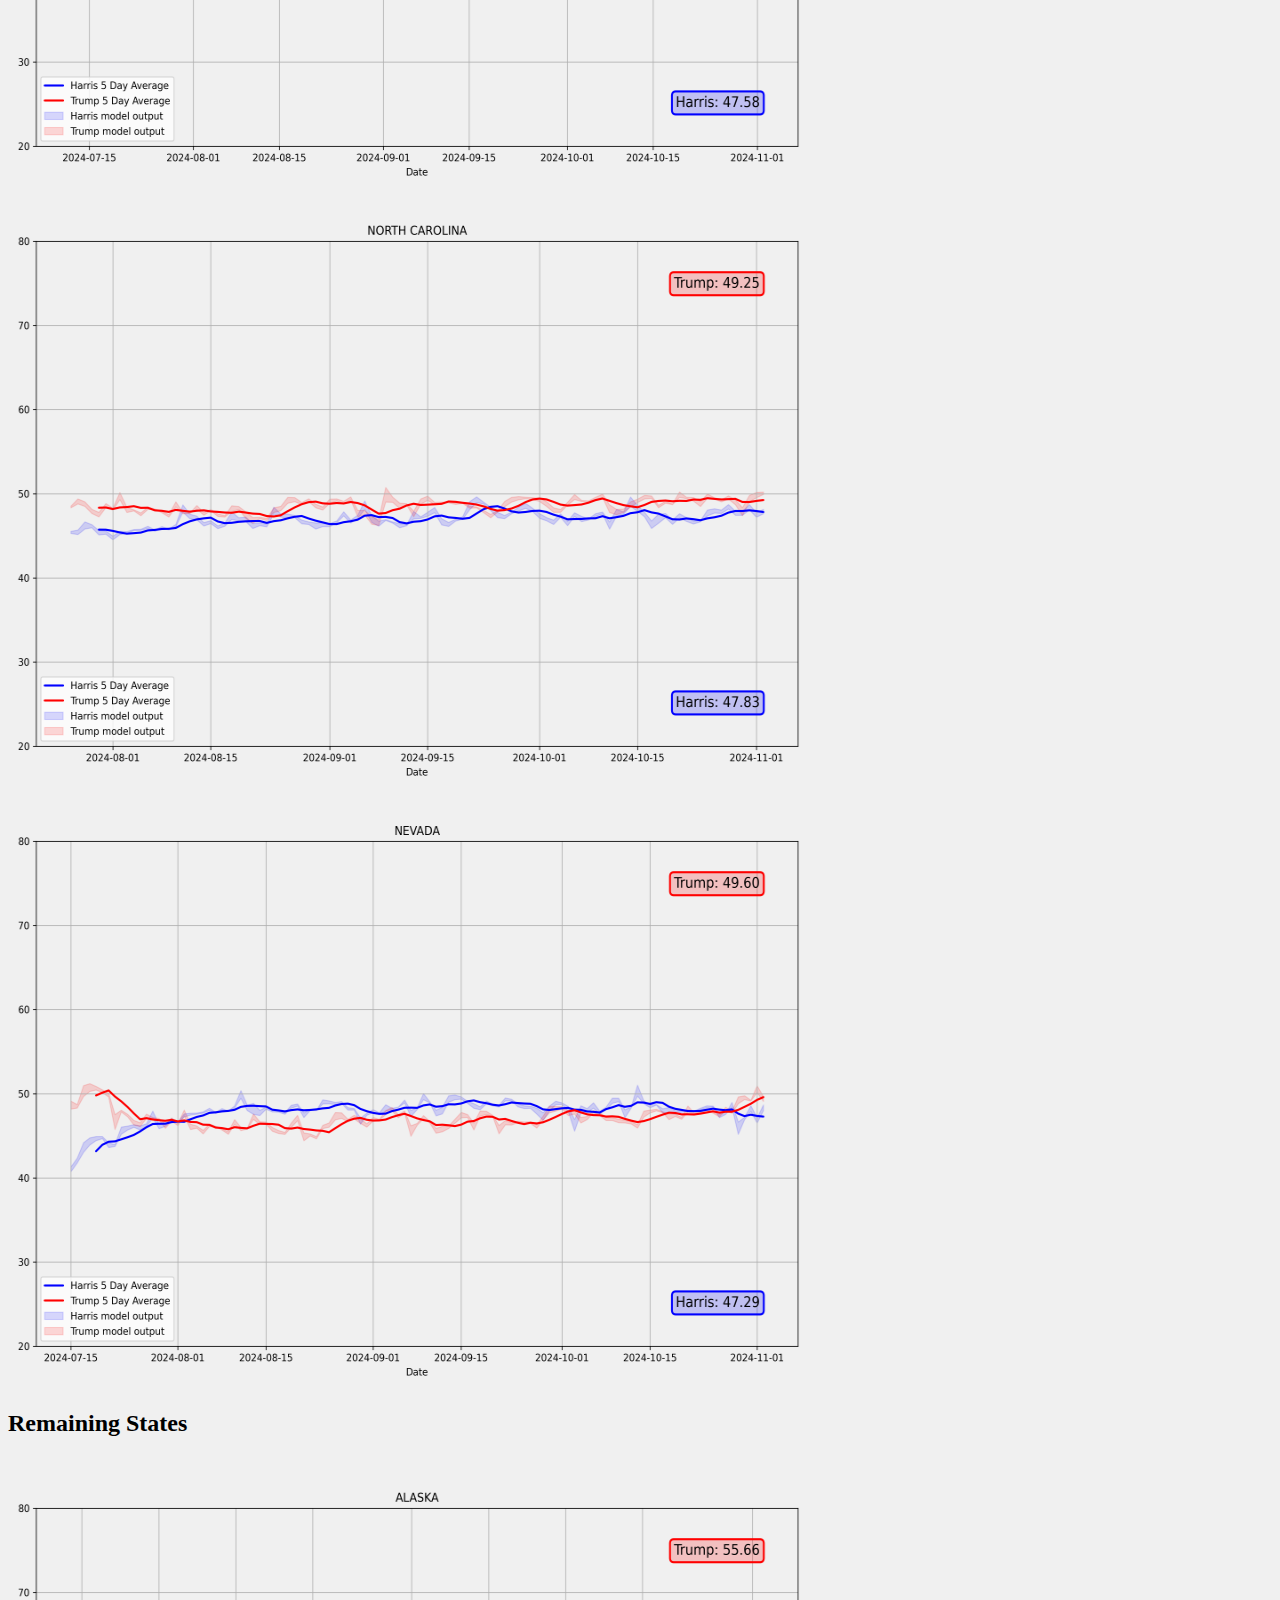
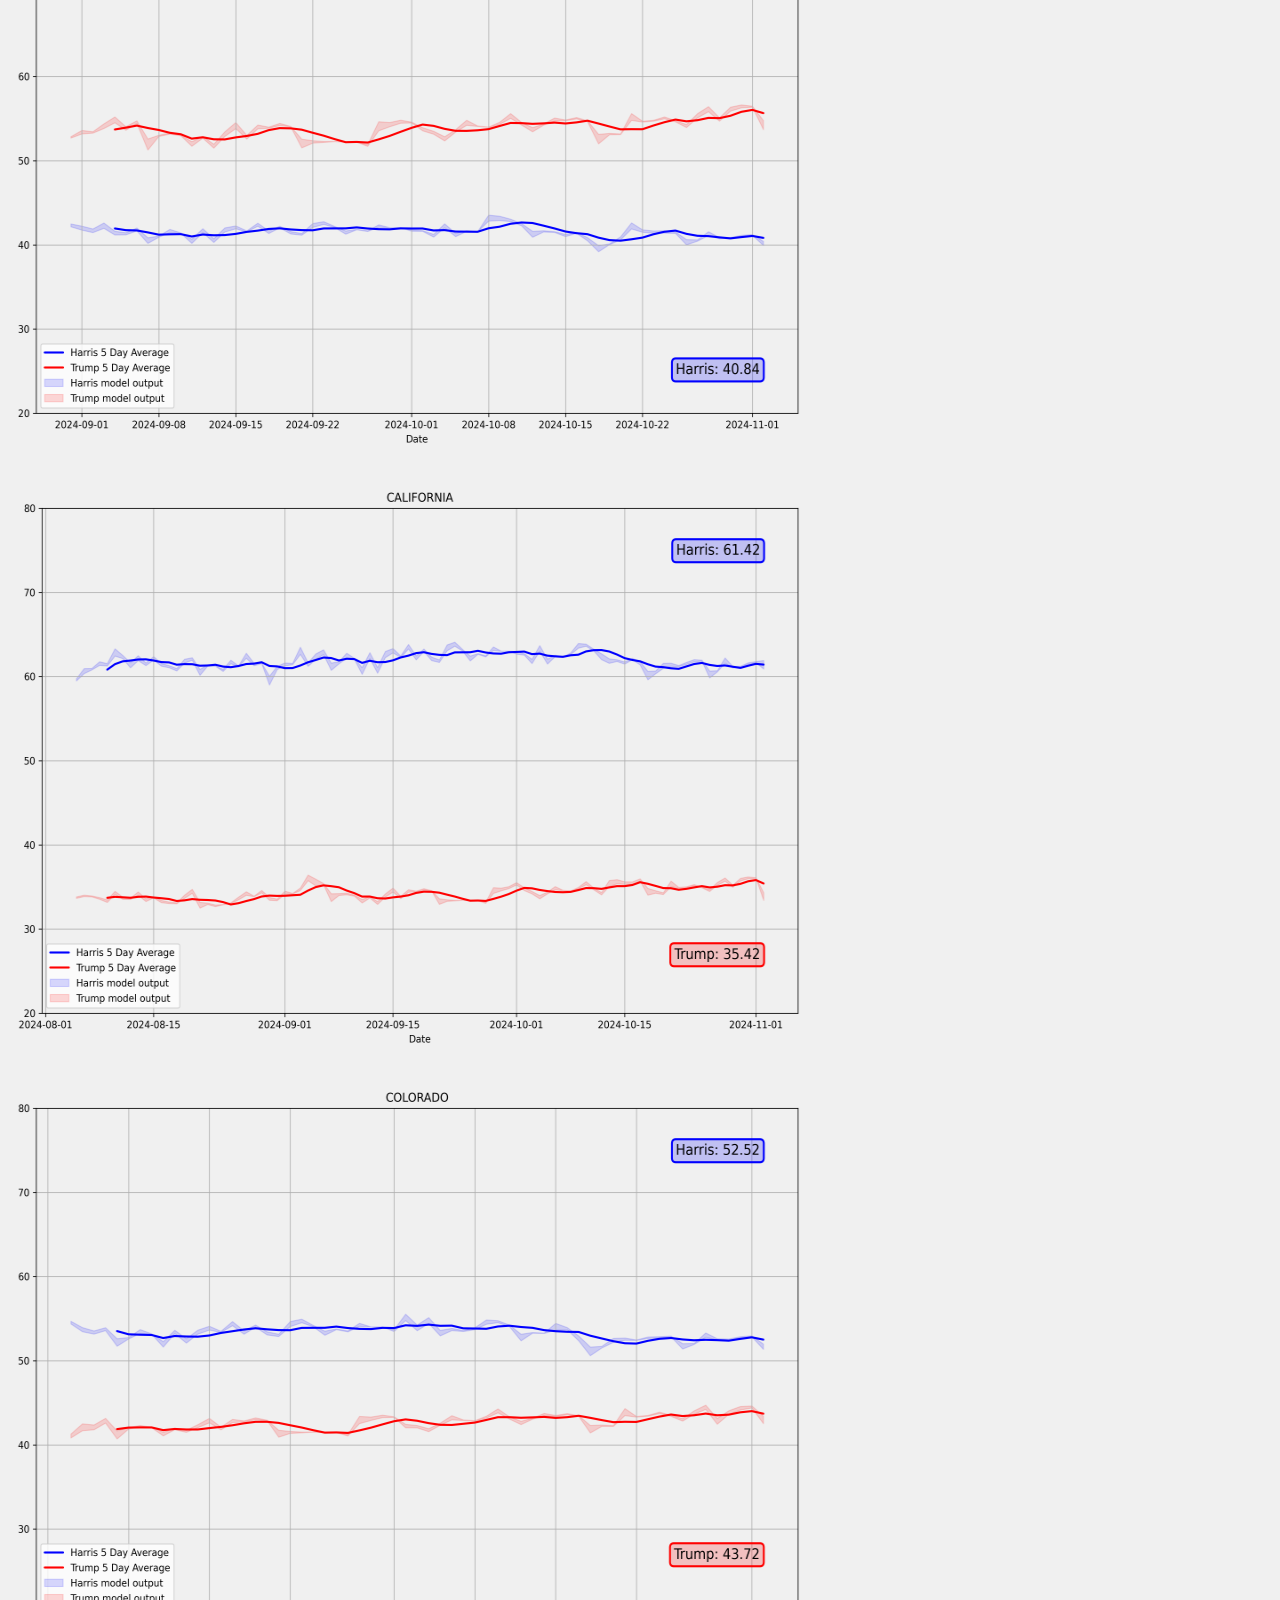
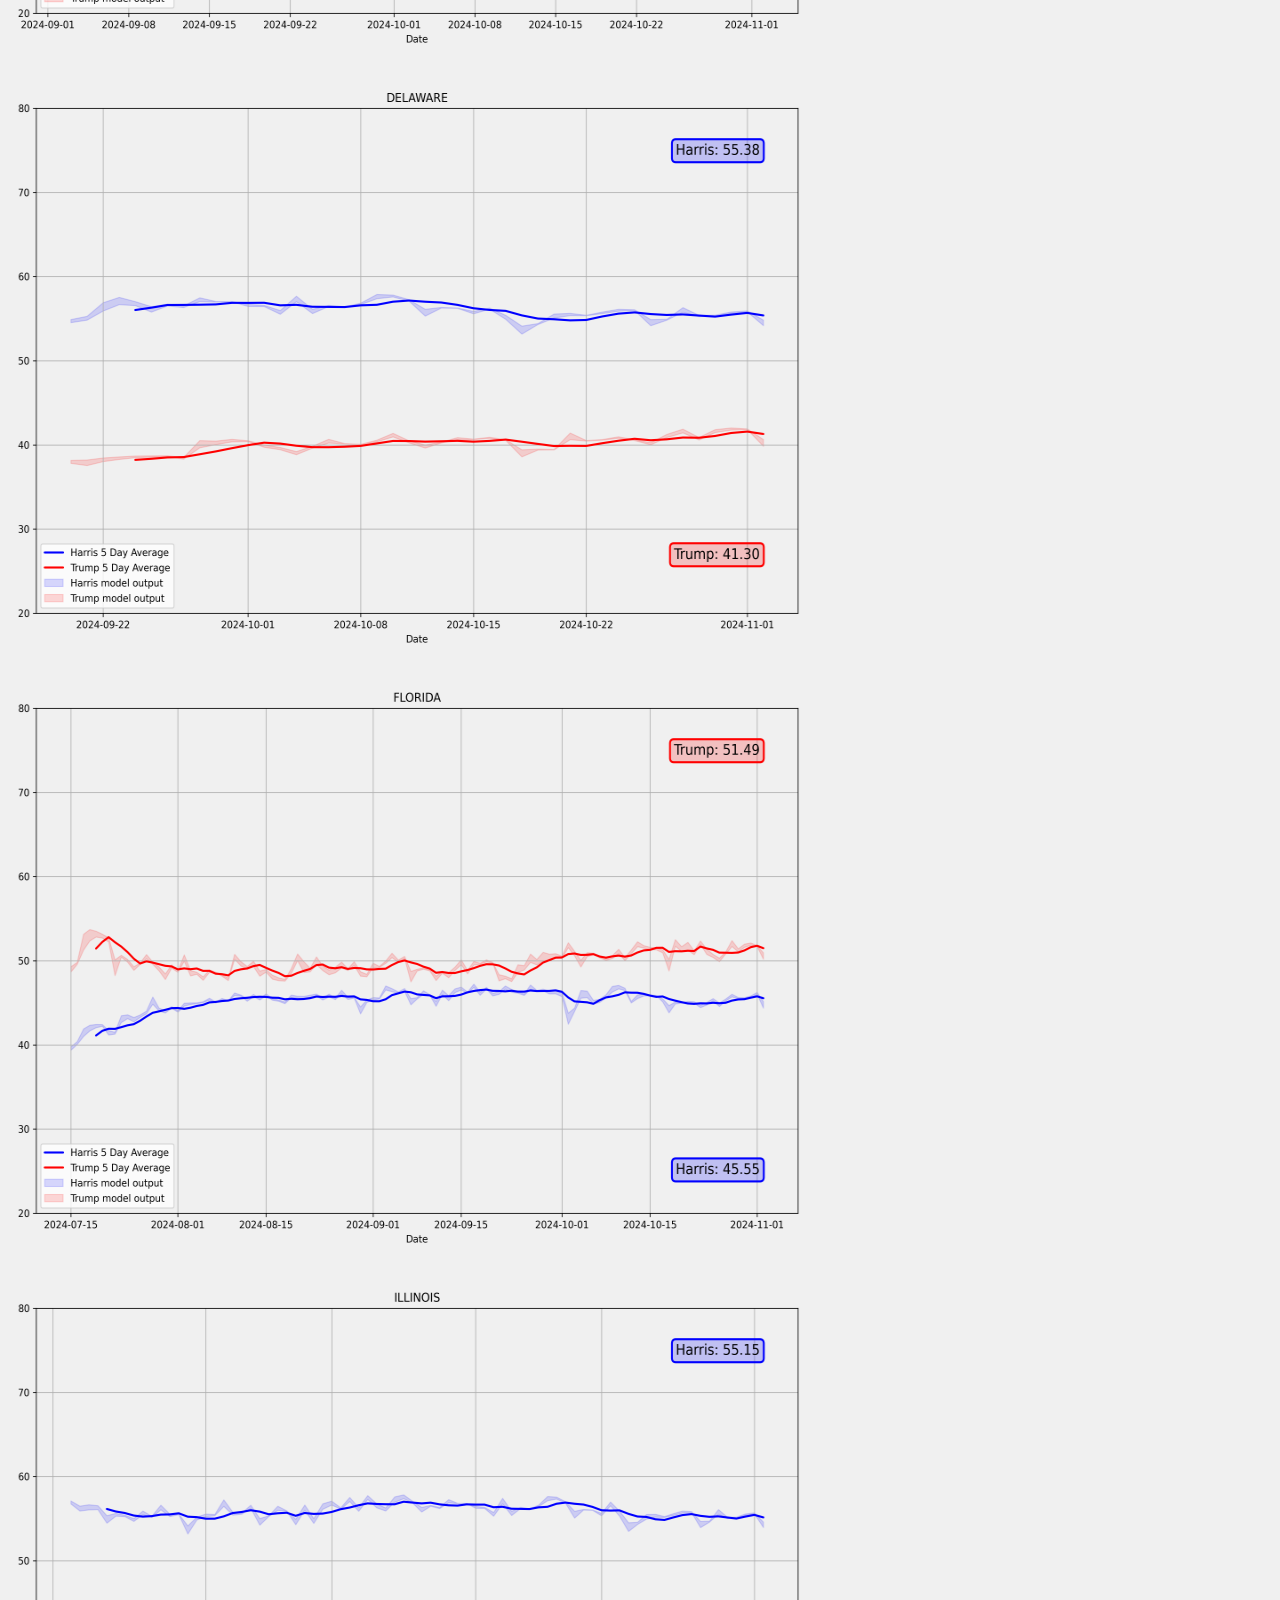
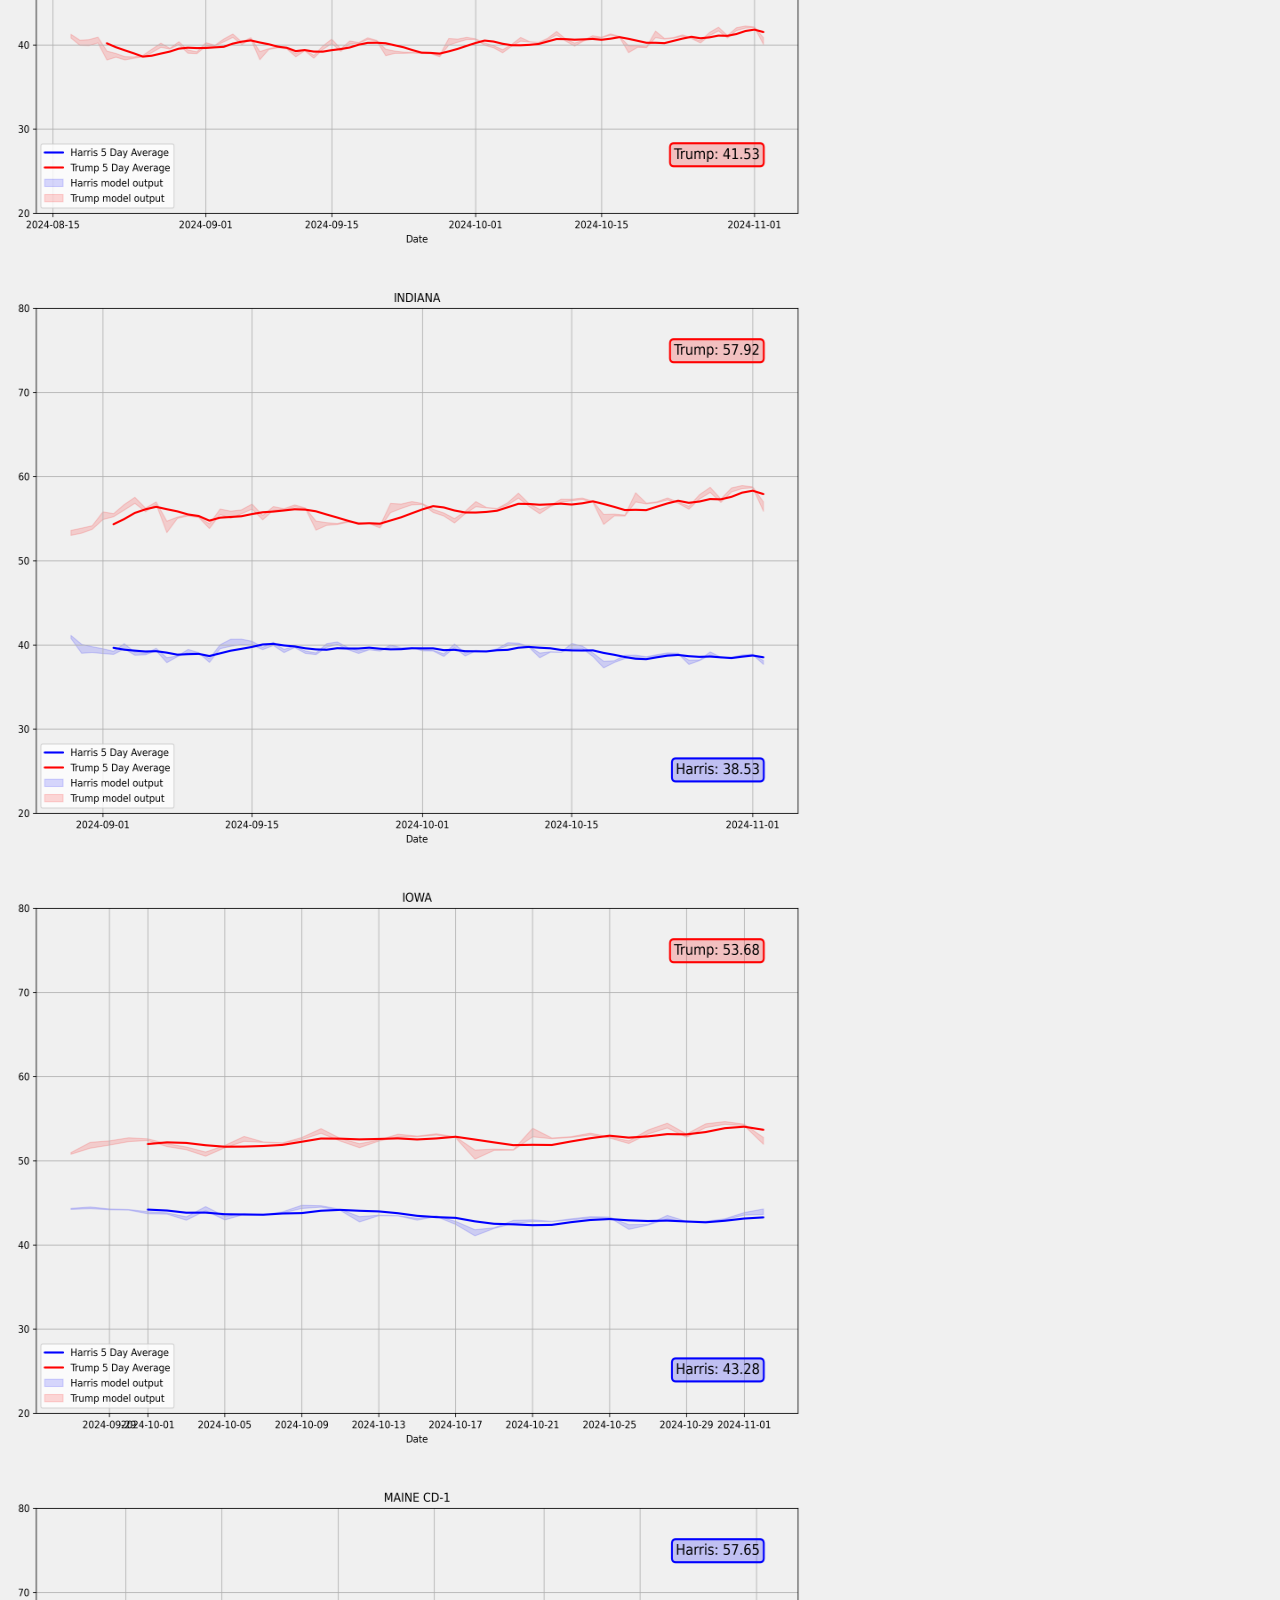
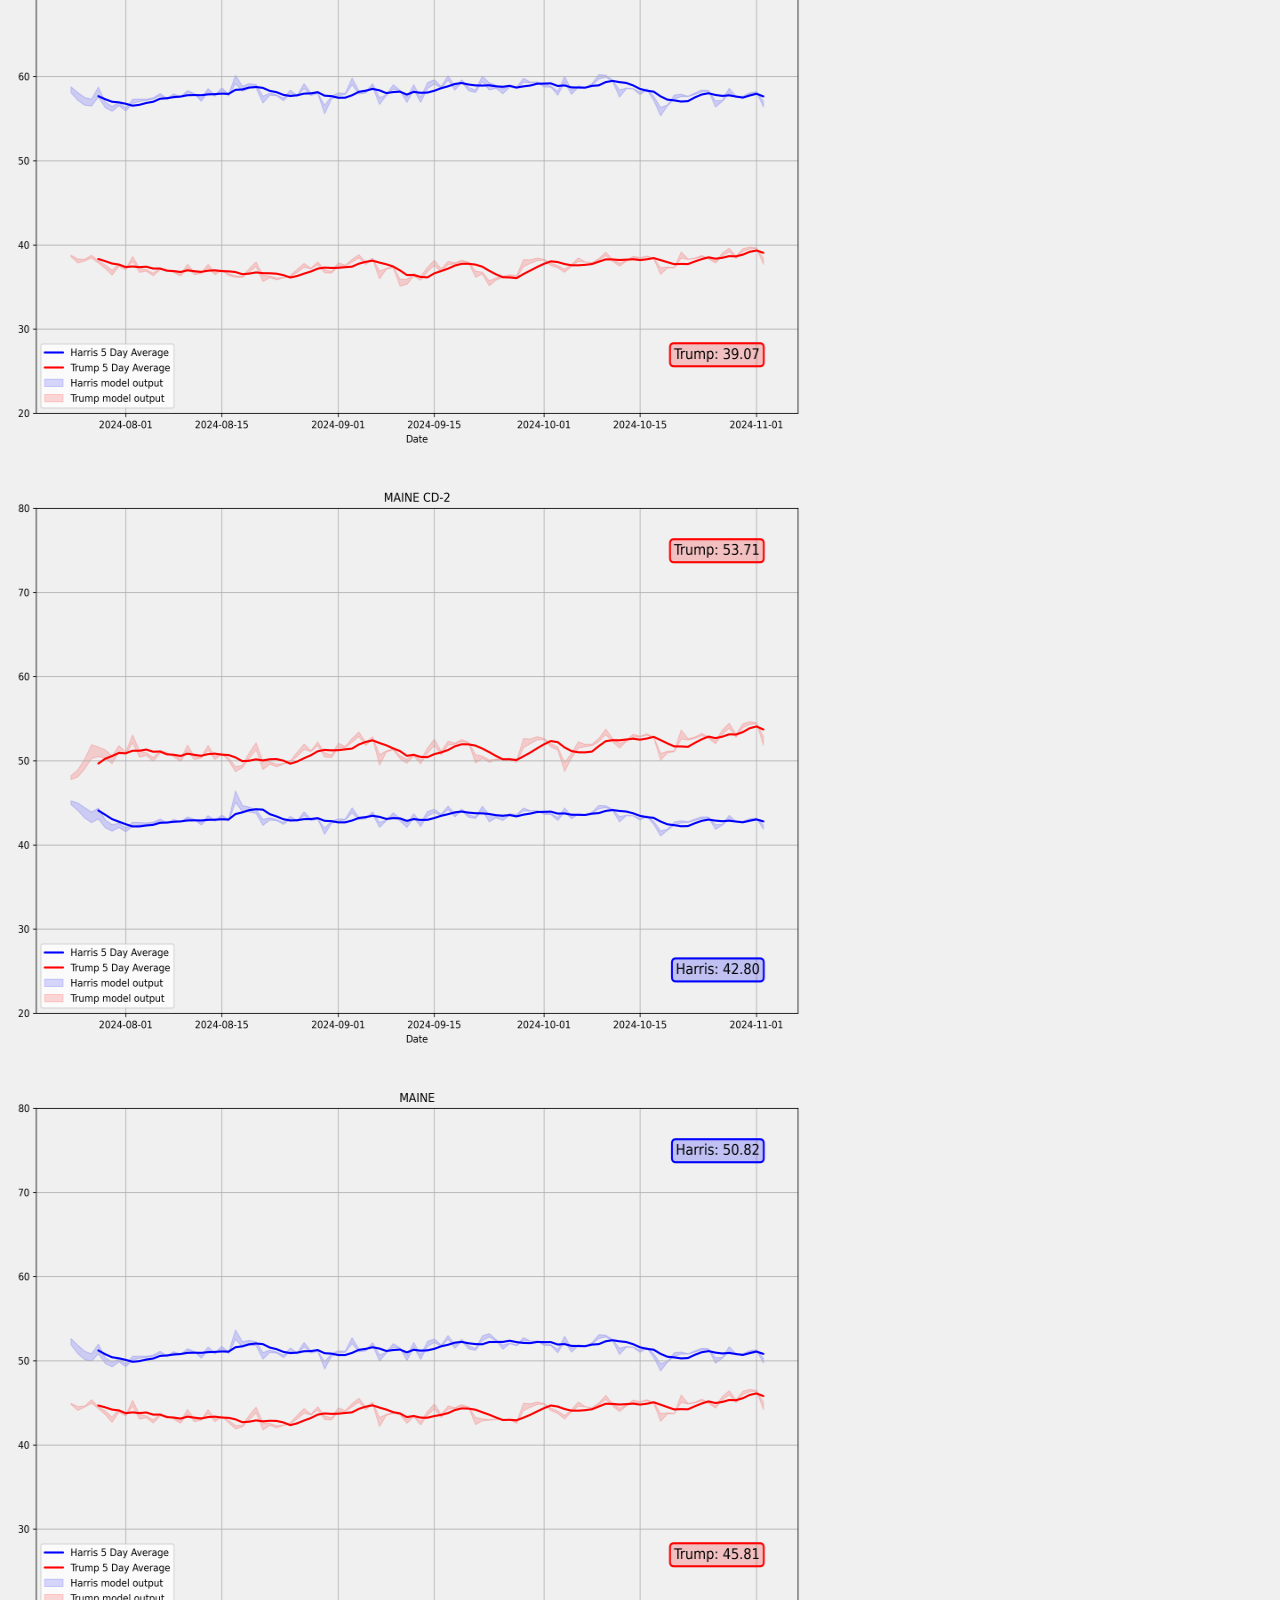
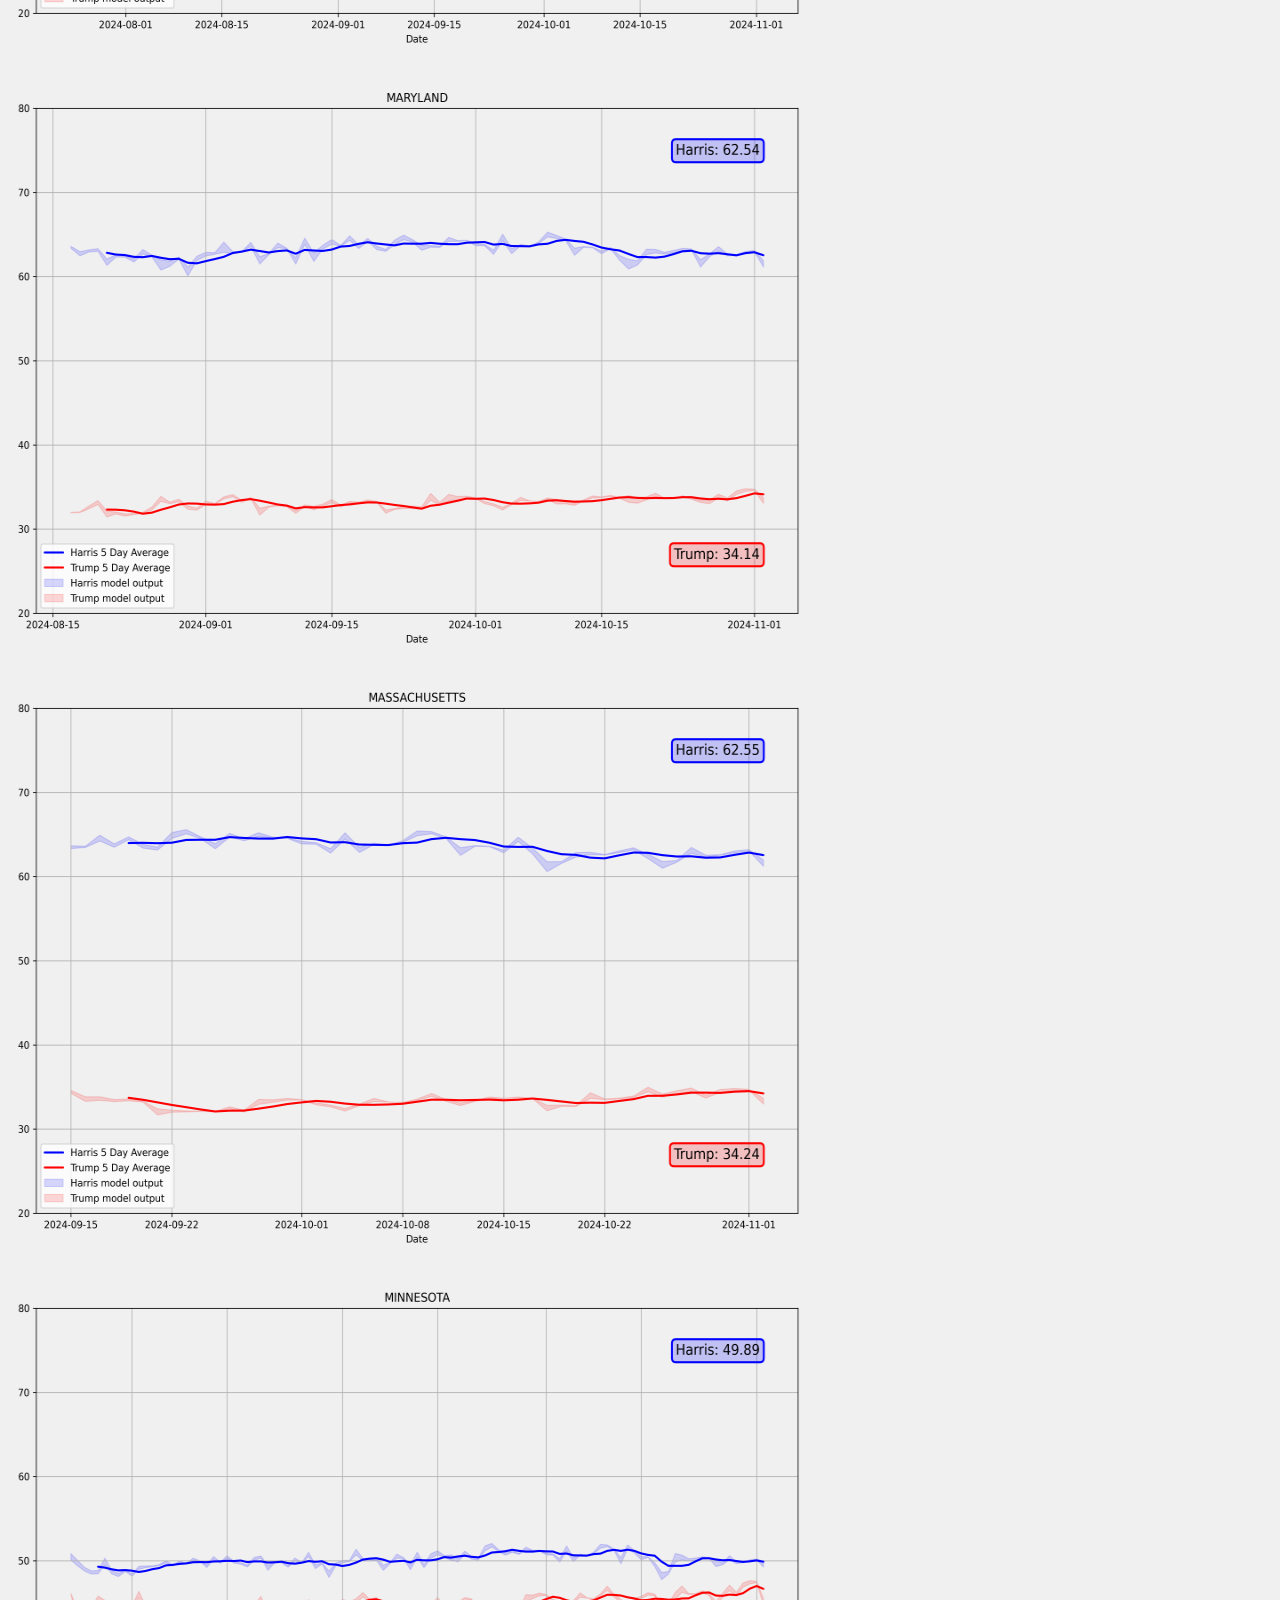
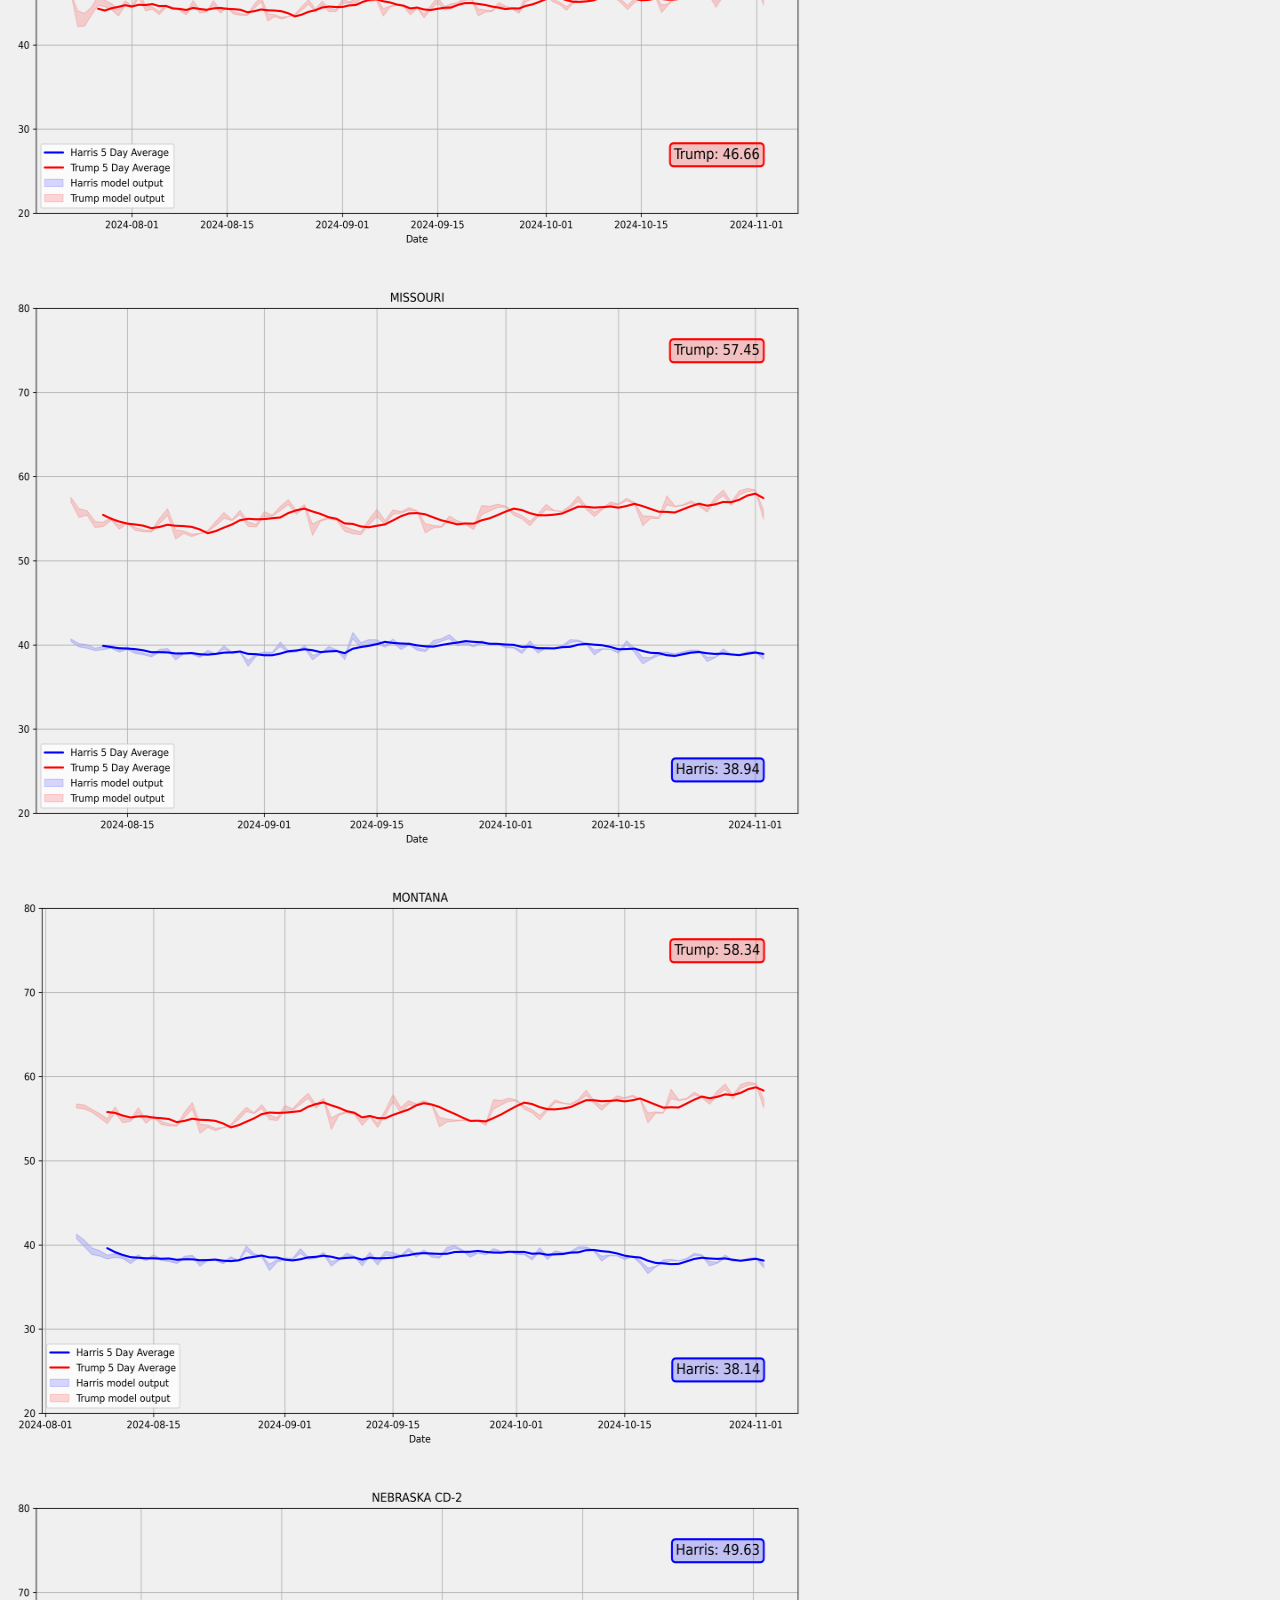
<file: model_v1.html>
<html>
    <head lang="'en">
        <meta charset='utf-8'>
        <meta name="viewportt", content='width=device-width, initial-scale=1.0'>
        <link rel="stylesheet" href="stylesheet.css">
        <link rel="icon" type="image/png" href="webpage_icon.png">

        <Title>2024 Election Forecast</Title>
    </head>
    <body>
        <h1>2024 US Presidential Election Forecast</h1>
        <p id="name">By Matthew Bilopavlovic</p>
        <p id="last-updated">Last Updated: 28-10-2024, 09:51 AM</p>

        <div>
            <a href="index.html">Main Page</a>
        </div>

        <div class="content-container">
            

            <!-- Table of Contents -->
            <div class="table-of-contents">
                <ul>
                    <li><a href="#national">Popular Vote</a></li>
                    <h3>Swing States</h3>
                    <li><a href="#pennsylvania">Pennsylvania</a></li>
                    <li><a href="#michigan">Michigan</a></li>
                    <li><a href="#wisconsin">Wisconsin</a></li>
                    <li><a href="#arizona">Arizona</a></li>
                    <li><a href="#georgia">Georgia</a></li>
                    <li><a href="#north-carolina">North Carolina</a></li>
                    <li><a href="#nevada">Nevada</a></li>

                    <h3>Remaining States</h3>
                    <li><a href="#alaska">Alaska</a></li>
                    <li><a href="#california">California</a></li>
                    <li><a href="#colorado">Colorado</a></li>
                    <li><a href="#delaware">Delaware</a></li>
                    <li><a href="#florida">Florida</a></li>
                    <li><a href="#illinois">Illinois</a></li>
                    <li><a href="#indiana">Indiana</a></li>
                    <li><a href="#iowa">Iowa</a></li>
                    <li><a href="#maine-cd-1">Maine CD-1</a></li>
                    <li><a href="#maine-cd-2">Maine CD-2</a></li>
                    <li><a href="#maine">Maine</a></li>
                    <li><a href="#maryland">Maryland</a></li>
                    <li><a href="#massachusetts">Massachusetts</a></li>
                    <li><a href="#minnesota">Minnesota</a></li>
                    <li><a href="#missouri">Missouri</a></li>
                    <li><a href="#montana">Montana</a></li>
                    <li><a href="#nebraska-cd-2">Nebraska CD-2</a></li>
                    <li><a href="#nebraska">Nebraska</a></li>
                    <li><a href="#new-hampshire">New Hampshire</a></li>
                    <li><a href="#new-jersey">New Jersey</a></li>
                    <li><a href="#new-mexico">New Mexico</a></li>
                    <li><a href="#new-york">New York</a></li>
                    <li><a href="#north-dakota">North Dakota</a></li>
                    <li><a href="#ohio">Ohio</a></li>
                    <li><a href="#oklahoma">Oklahoma</a></li>
                    <li><a href="#oregon">Oregon</a></li>
                    <li><a href="#rhode-island">Rhode Island</a></li>
                    <li><a href="#south-carolina">South Carolina</a></li>
                    <li><a href="#tennessee">Tennessee</a></li>
                    <li><a href="#texas">Texas</a></li>
                    <li><a href="#utah">Utah</a></li>
                    <li><a href="#vermont">Vermont</a></li>
                    <li><a href="#virginia">Virginia</a></li>
                    <li><a href="#washington">Washington</a></li>
                    <li><a href="#west-virginia">West Virginia</a></li>
                </ul>
            </div>

            <!-- National Polling Average Image -->
            <div class="image-container">
                <h2>Who's favored to win each state?</h2>
                <img id="ec_votes" src="./v1_images/ec_map.png" alt="National" width="800vw" height="650vh" />
            </div>

        </div>

        <!-- Swing States Images -->
        <h2 id="national">Popular Vote</h2>
        <img src="./v1_images/National.png" alt="National" width="800vw" height="600vh" />
        <h2>Swing States</h2>
        <img id="pennsylvania" src="./v1_images/pennsylvania.png" alt="Pennsylvania" width="800vw" height="600vh" />
        <img id="michigan" src="./v1_images/michigan.png" alt="Michigan" width="800vw" height="600vh" />
        <img id="wisconsin" src="./v1_images/wisconsin.png" alt="Wisconsin" width="800vw" height="600vh" />
        <img id="arizona" src="./v1_images/arizona.png" alt="Arizona" width="800vw" height="600vh" />
        <img id="georgia" src="./v1_images/georgia.png" alt="Georgia" width="800vw" height="600vh" />
        <img id="north-carolina" src="./v1_images/north carolina.png" alt="North Carolina" width="800vw" height="600vh" />
        <img id="nevada" src="./v1_images/nevada.png" alt="Nevada" width="800vw" height="600vh" />

        <!-- Remaining States Images -->
        <h2>Remaining States</h2>
        <img id="alaska" src="./v1_images/alaska.png" alt="Alaska" width="800vw" height="600vh" />
        <img id="california" src="./v1_images/california.png" alt="California" width="800vw" height="600vh" />
        <img id="colorado" src="./v1_images/colorado.png" alt="Colorado" width="800vw" height="600vh" />
        <img id="delaware" src="./v1_images/delaware.png" alt="Delaware" width="800vw" height="600vh" />
        <img id="florida" src="./v1_images/florida.png" alt="Florida" width="800vw" height="600vh" />
        <img id="illinois" src="./v1_images/illinois.png" alt="Illinois" width="800vw" height="600vh" />
        <img id="indiana" src="./v1_images/indiana.png" alt="Indiana" width="800vw" height="600vh" />
        <img id="iowa" src="./v1_images/iowa.png" alt="Iowa" width="800vw" height="600vh" />
        <img id="maine-cd-1" src="./v1_images/maine cd-1.png" alt="Maine CD-1" width="800vw" height="600vh" />
        <img id="maine-cd-2" src="./v1_images/maine cd-2.png" alt="Maine CD-2" width="800vw" height="600vh" />
        <img id="maine" src="./v1_images/maine.png" alt="Maine" width="800vw" height="600vh" />
        <img id="maryland" src="./v1_images/maryland.png" alt="Maryland" width="800vw" height="600vh" />
        <img id="massachusetts" src="./v1_images/massachusetts.png" alt="Massachusetts" width="800vw" height="600vh" />
        <img id="minnesota" src="./v1_images/minnesota.png" alt="Minnesota" width="800vw" height="600vh" />
        <img id="missouri" src="./v1_images/missouri.png" alt="Missouri" width="800vw" height="600vh" />
        <img id="montana" src="./v1_images/montana.png" alt="Montana" width="800vw" height="600vh" />
        <img id="nebraska-cd-2" src="./v1_images/nebraska cd-2.png" alt="Nebraska CD-2" width="800vw" height="600vh" />
        <img id="nebraska" src="./v1_images/nebraska.png" alt="Nebraska" width="800vw" height="600vh" />
        <img id="new-hampshire" src="./v1_images/new hampshire.png" alt="New Hampshire" width="800vw" height="600vh" />
        <img id="new-jersey" src="./v1_images/new jersey.png" alt="New Jersey" width="800vw" height="600vh" />
        <img id="new-mexico" src="./v1_images/new mexico.png" alt="New Mexico" width="800vw" height="600vh" />
        <img id="new-york" src="./v1_images/new york.png" alt="New York" width="800vw" height="600vh" />
        <img id="north-dakota" src="./v1_images/north dakota.png" alt="North Dakota" width="800vw" height="600vh" />
        <img id="ohio" src="./v1_images/ohio.png" alt="Ohio" width="800vw" height="600vh" />
        <img id="oklahoma" src="./v1_images/oklahoma.png" alt="Oklahoma" width="800vw" height="600vh" />
        <img id="oregon" src="./v1_images/oregon.png" alt="Oregon" width="800vw" height="600vh" />
        <img id="rhode-island" src="./v1_images/rhode island.png" alt="Rhode Island" width="800vw" height="600vh" />
        <img id="south-carolina" src="./v1_images/south carolina.png" alt="South Carolina" width="800vw" height="600vh" />
        <img id="tennessee" src="./v1_images/tennessee.png" alt="Tennessee" width="800vw" height="600vh" />
        <img id="texas" src="./v1_images/texas.png" alt="Texas" width="800vw" height="600vh" />
        <img id="utah" src="./v1_images/utah.png" alt="Utah" width="800vw" height="600vh" />
        <img id="vermont" src="./v1_images/vermont.png" alt="Vermont" width="800vw" height="600vh" />
        <img id="virginia" src="./v1_images/virginia.png" alt="Virginia" width="800vw" height="600vh" />
        <img id="washington" src="./v1_images/washington.png" alt="Washington" width="800vw" height="600vh" />
        <img id="west-virginia" src="./v1_images/west virginia.png" alt="West Virginia" width="800vw" height="600vh" />

    </body>
</html>
</file>
<file: stylesheet.css>
body{
    background-color: #f0f0f0;
    font-family: Rubik;
}

#github, 
#method-v1 {
    text-decoration: none;
    text-align: center;
    color: #000;
    padding-top: 0.7rem;
}

.method-link {
    color: #000;
}

#github:hover, 
#method-v1:hover {
    text-decoration: underline;
}

#back-button {
    background-color: transparent; /* No background color */
    color: black; /* Text color */
    padding: 10px 20px; /* Padding for the button */
    text-align: center; /* Center the text */
    text-decoration: none; /* No underline */
    display: inline-block; /* Make it an inline-block */
    font-size: 16px; /* Font size */
    border: 2px solid black; /* Black outline */
    border-radius: 8px; /* Slightly round the edges */
    cursor: pointer; /* Change cursor on hover */
    line-height: 1;
    transition: background-color 0.2s ease, transform 0.2s ease;
}

#back-button:hover { 
    background-color: #adadad;
    transform: translateY(-3px);
}

.social-link {
    text-decoration: none;
}

.title {
    color: #000;
    text-align: center;
    font-family: "Rubik Mono One";
    font-size: 2.5rem;
    width: 100 vh;
}

.author,
.last-updated {
    font-size: 1rem;
    color: #909090;
    text-align: center;
}

.author {
    padding-top: 1rem;
}

.head-container {
    display: grid;
    padding: 20px;
    padding-top: 4rem;
}

.content-container {
    display: grid;
    grid-template-columns: 25% 1fr;
}

.ec-container {
    justify-items: center;
}

html {
    scroll-behavior: smooth;
}

.back-to-top {
    position: fixed;
    bottom: 2rem;
    right: 2rem;
    display: inline-flex;
    align-items: center;
    justify-content: center;
    background-color: #c4bfc6;
    border-radius: 0.5rem;
    padding: 0.5rem;
    text-decoration: none;
    transition: 0.2s ease-out;
}

.back-to-top span {
    color: #000000;
    font-size: 2rem;
    transition: 0.2s ease-out;
}

.back-to-top:hover {
    background-color: #8d8b8d;
}

.back-to-top:hover span {
    transform: translateY(-3px);
}

.table-of-contents ul {
    list-style-type: none;
    margin: 0;
    padding-top: 0.9rem;
}

.table-of-contents li {
    margin-bottom: 0.3rem; /* Optional: add space between items */
}

.table-of-contents a {
    text-decoration: none;
    color: black;
}

.table-of-contents a:hover {
    text-decoration: underline;
}

.toc-strong {
    margin-top: 1rem;
}

#ec_votes{
    width: 60vw;
    height: auto;
}

#ec-image {
    width: 100vw
}

.img-container {
    display: grid;
    grid-template-columns: 1fr;
    gap: 20px;
    padding: 20px;
    justify-items: center;
}

.img-container h2 {
    margin: 0; /* Remove default margin for headings */
    font-size: 24px; /* Set a font size for headings */
}

.img-container img {
    max-width: 100%; /* Ensure images are responsive */
    height: auto; /* Maintain aspect ratio */
}

@media screen and (max-width: 900px) {
    .content-container {
        display: grid;
        grid-template-columns: 1fr;
        justify-content: center;
    }

    .ec-container {
        order: 1;
    }

    .table-of-contents {
        order: 2;
        text-align: center;
        font-size: 1.2rem;
    }

    #ec_title {
        text-align: center;
    }

    .title {
        font-size: 1rem;
    }
}
</file>
